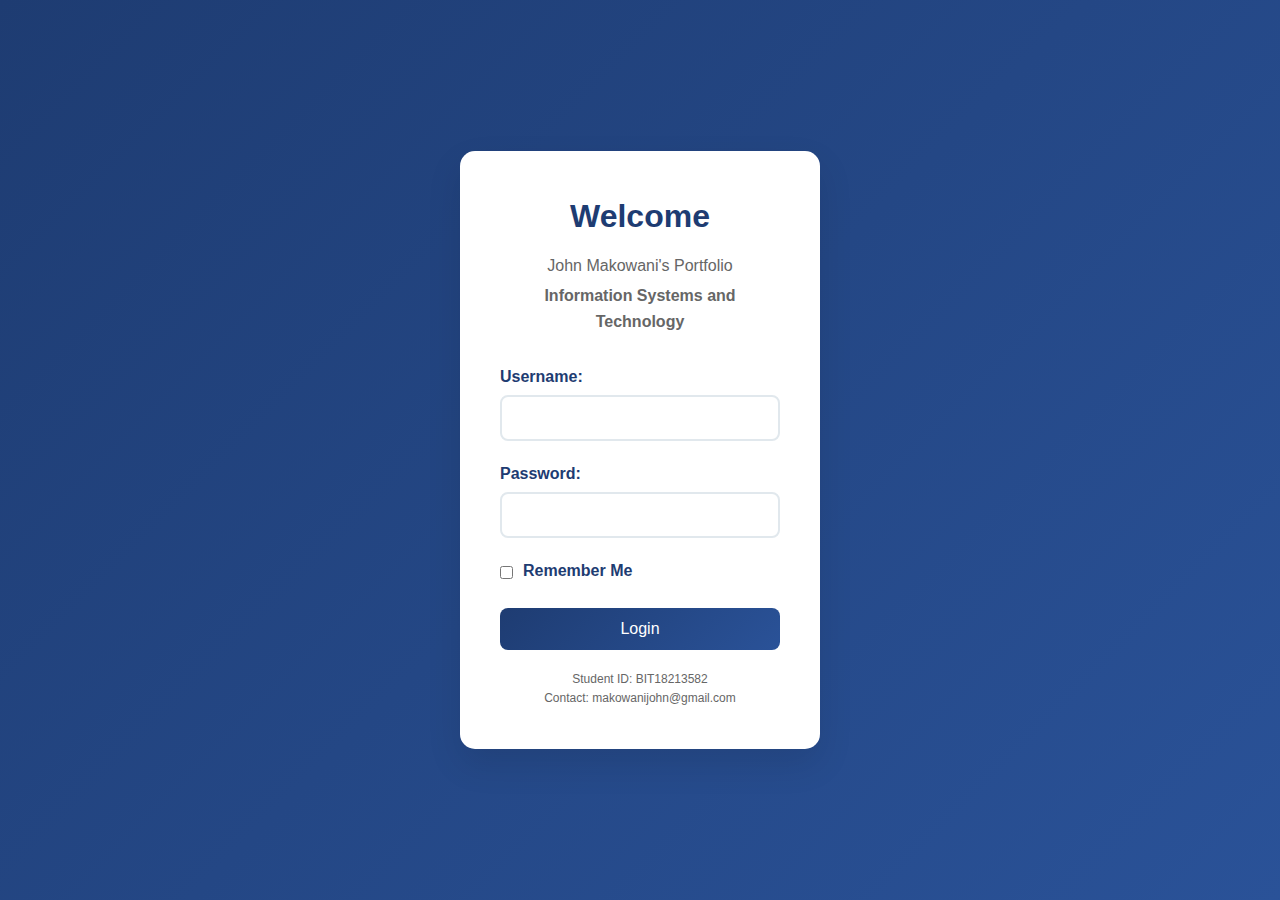
<file: Index.html>
<!DOCTYPE html>
<html lang="en">
<head>
    <meta charset="UTF-8">
    <meta name="viewport" content="width=device-width, initial-scale=1.0">
    <meta name="description" content="John Makowani's Portfolio - Information Systems and Technology Student">
    <title>Login - John Makowani Portfolio</title>
    <link rel="stylesheet" href="style.css">
    <link rel="icon" href="favicon.ico" type="image/x-icon">
</head>
<body class="login-body">
    <div class="login-container">
        <div class="login-box">
            <div class="login-header">
                <h1>Welcome</h1>
                <p>John Makowani's Portfolio</p>
                <p class="course-info">Information Systems and Technology</p>
            </div>
            
            <form id="loginForm" class="login-form">
                <div class="form-group">
                    <label for="username">Username:</label>
                    <input type="text" id="username" name="username" required>
                    <span class="error-message" id="usernameError"></span>
                </div>
                
                <div class="form-group">
                    <label for="password">Password:</label>
                    <input type="password" id="password" name="password" required>
                    <span class="error-message" id="passwordError"></span>
                </div>
                
                <div class="form-group checkbox-group">
                    <input type="checkbox" id="rememberMe" name="rememberMe">
                    <label for="rememberMe">Remember Me</label>
                </div>
                
                <button type="submit" class="login-btn">Login</button>
            </form>
            
            <div class="login-info">
                <p>Student ID: BIT18213582</p>
                <p>Contact: makowanijohn@gmail.com</p>
            </div>
        </div>
    </div>

    <script>
        document.getElementById('loginForm').addEventListener('submit', function(e) {
            e.preventDefault();
            
            const username = document.getElementById('username').value;
            const password = document.getElementById('password').value;
            const usernameError = document.getElementById('usernameError');
            const passwordError = document.getElementById('passwordError');
            
            // Clear previous errors
            usernameError.textContent = '';
            passwordError.textContent = '';
            
            let isValid = true;
            
            // Validate username
            if (username.length === 0) {
                usernameError.textContent = 'Username is required';
                isValid = false;
            } else if (username.length < 4) {
                usernameError.textContent = 'Username must be at least 4 characters long';
                isValid = false;
            }
            
            // Validate password
            if (password.length === 0) {
                passwordError.textContent = 'Password is required';
                isValid = false;
            } else if (password.length < 6) {
                passwordError.textContent = 'Password must be at least 6 characters long';
                isValid = false;
            }
            
            // If valid, redirect to home page
            if (isValid) {
                window.location.href = 'home.html';
            }
        });
    </script>
</body>
</html>
</file>
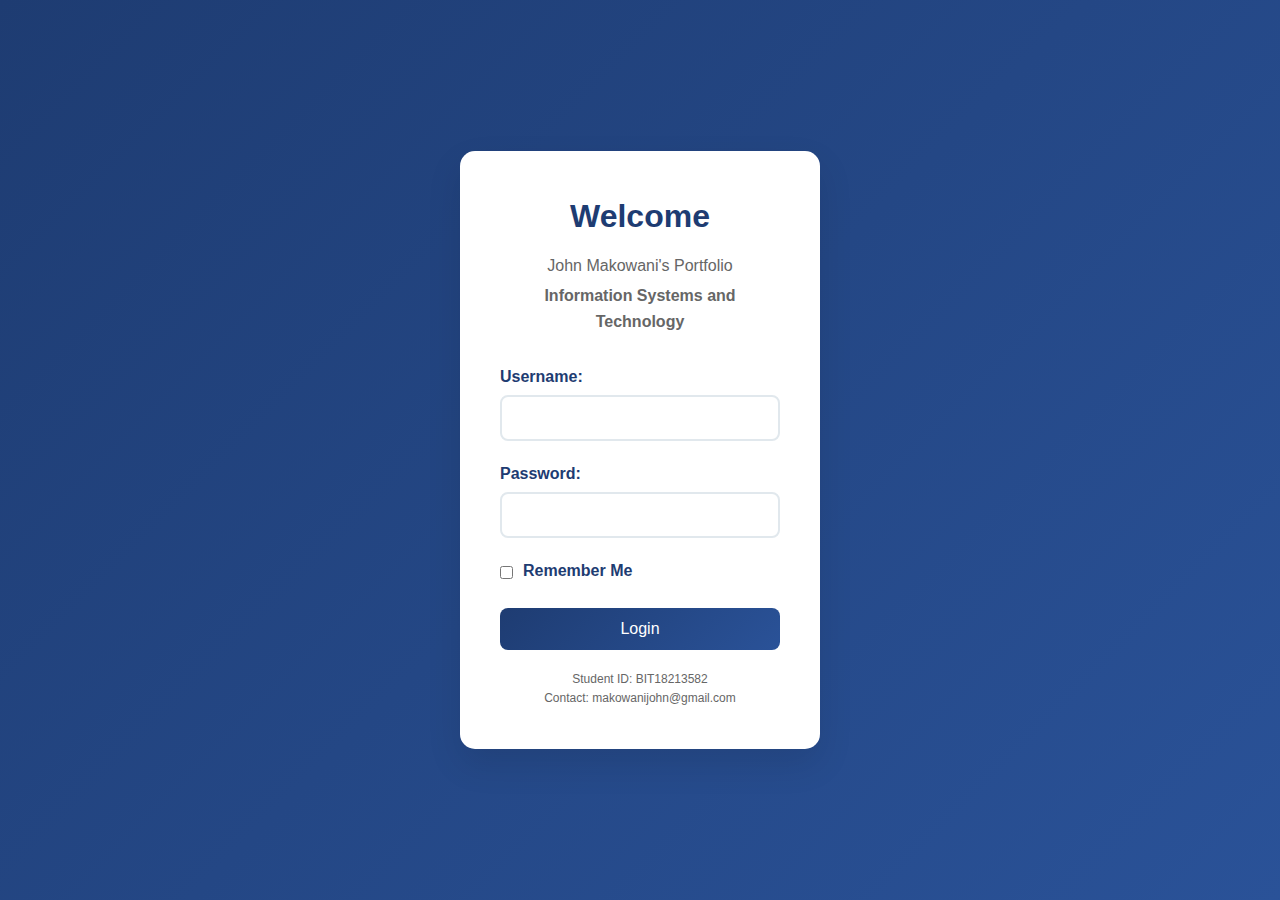
<file: index.html>
<!DOCTYPE html>
<html lang="en">
<head>
    <meta charset="UTF-8">
    <meta name="viewport" content="width=device-width, initial-scale=1.0">
    <meta name="description" content="John Makowani's Portfolio - Information Systems and Technology Student">
    <title>Login - John Makowani Portfolio</title>
    <link rel="stylesheet" href="style.css">
    <link rel="icon" href="favicon.ico" type="image/x-icon">
</head>
<body class="login-body">
    <div class="login-container">
        <div class="login-box">
            <div class="login-header">
                <h1>Welcome</h1>
                <p>John Makowani's Portfolio</p>
                <p class="course-info">Information Systems and Technology</p>
            </div>
            
            <form id="loginForm" class="login-form">
                <div class="form-group">
                    <label for="username">Username:</label>
                    <input type="text" id="username" name="username" required>
                    <span class="error-message" id="usernameError"></span>
                </div>
                
                <div class="form-group">
                    <label for="password">Password:</label>
                    <input type="password" id="password" name="password" required>
                    <span class="error-message" id="passwordError"></span>
                </div>
                
                <div class="form-group checkbox-group">
                    <input type="checkbox" id="rememberMe" name="rememberMe">
                    <label for="rememberMe">Remember Me</label>
                </div>
                
                <button type="submit" class="login-btn">Login</button>
            </form>
            
            <div class="login-info">
                <p>Student ID: BIT18213582</p>
                <p>Contact: makowanijohn@gmail.com</p>
            </div>
        </div>
    </div>

    <script>
        document.getElementById('loginForm').addEventListener('submit', function(e) {
            e.preventDefault();
            
            const username = document.getElementById('username').value;
            const password = document.getElementById('password').value;
            const usernameError = document.getElementById('usernameError');
            const passwordError = document.getElementById('passwordError');
            
            // Clear previous errors
            usernameError.textContent = '';
            passwordError.textContent = '';
            
            let isValid = true;
            
            // Validate username
            if (username.length === 0) {
                usernameError.textContent = 'Username is required';
                isValid = false;
            } else if (username.length < 4) {
                usernameError.textContent = 'Username must be at least 4 characters long';
                isValid = false;
            }
            
            // Validate password
            if (password.length === 0) {
                passwordError.textContent = 'Password is required';
                isValid = false;
            } else if (password.length < 6) {
                passwordError.textContent = 'Password must be at least 6 characters long';
                isValid = false;
            }
            
            // If valid, redirect to home page
            if (isValid) {
                window.location.href = 'home.html';
            }
        });
    </script>
</body>
</html>
</file>
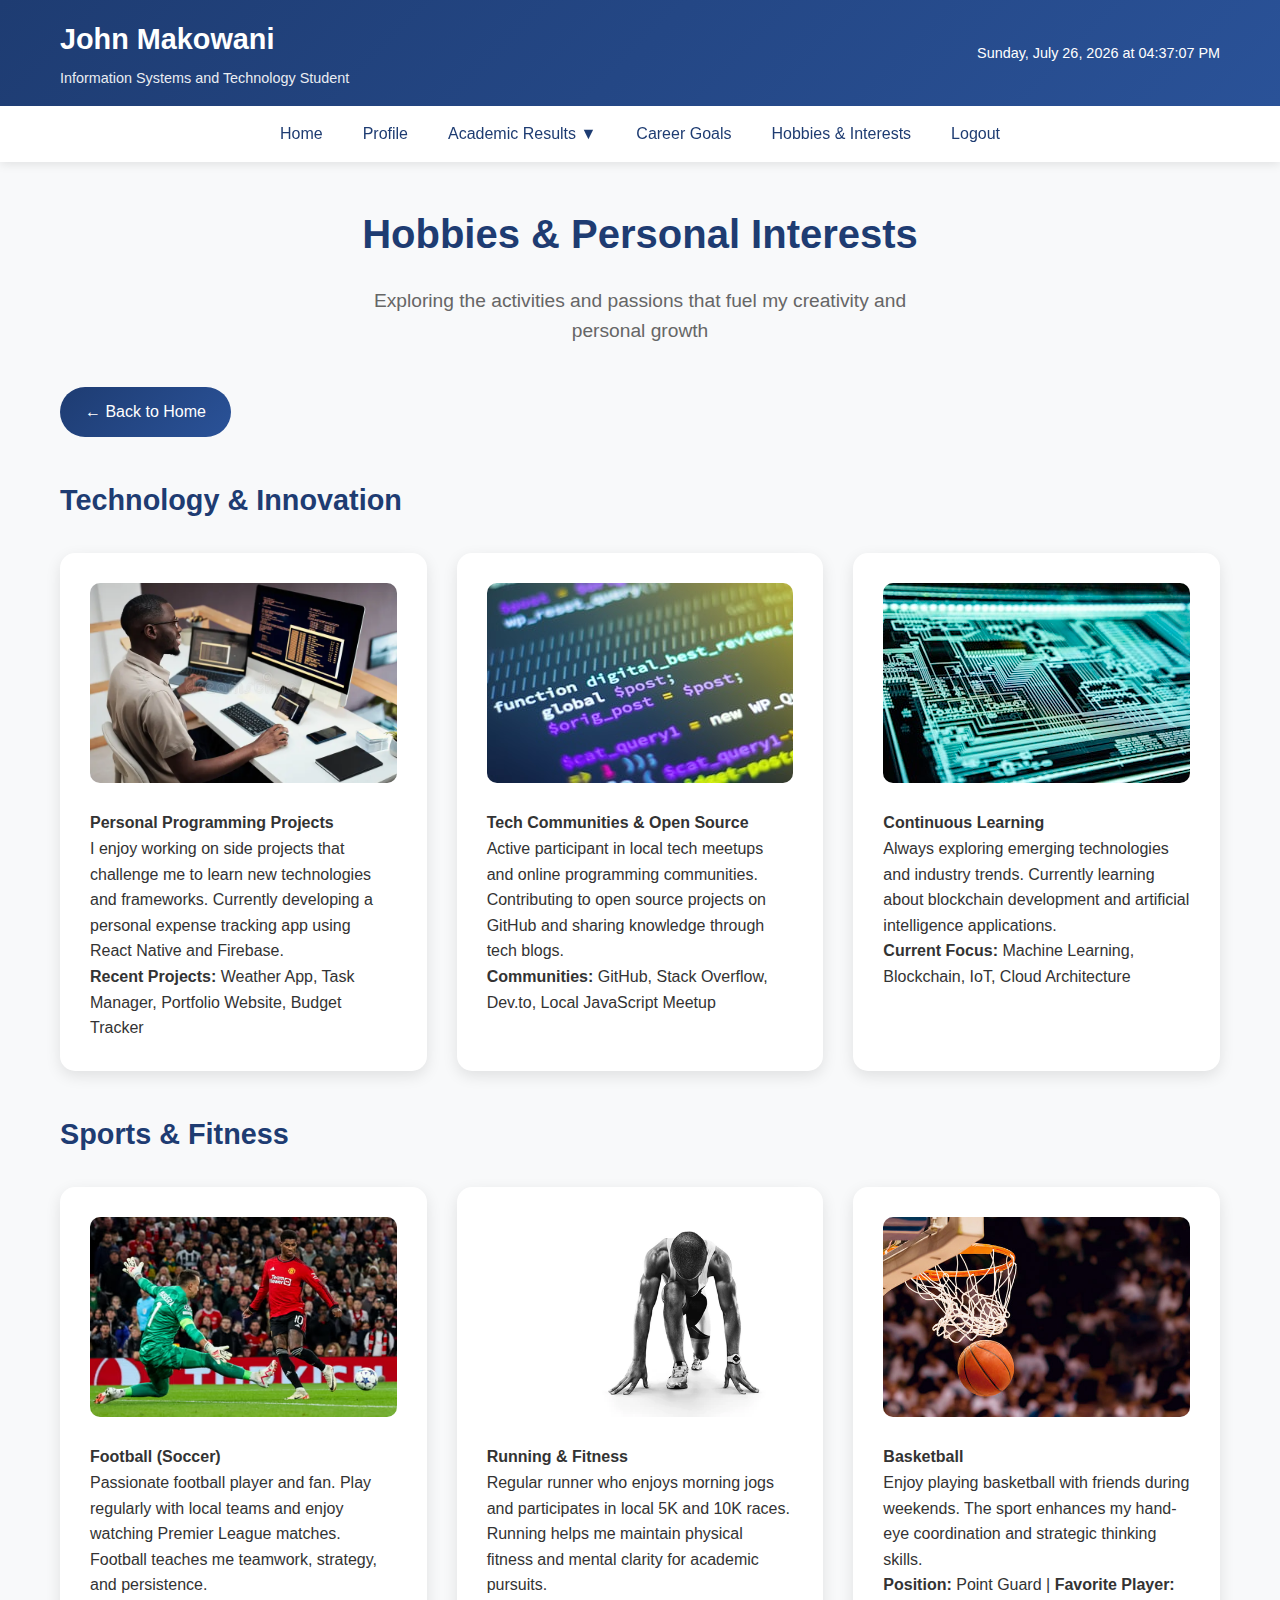
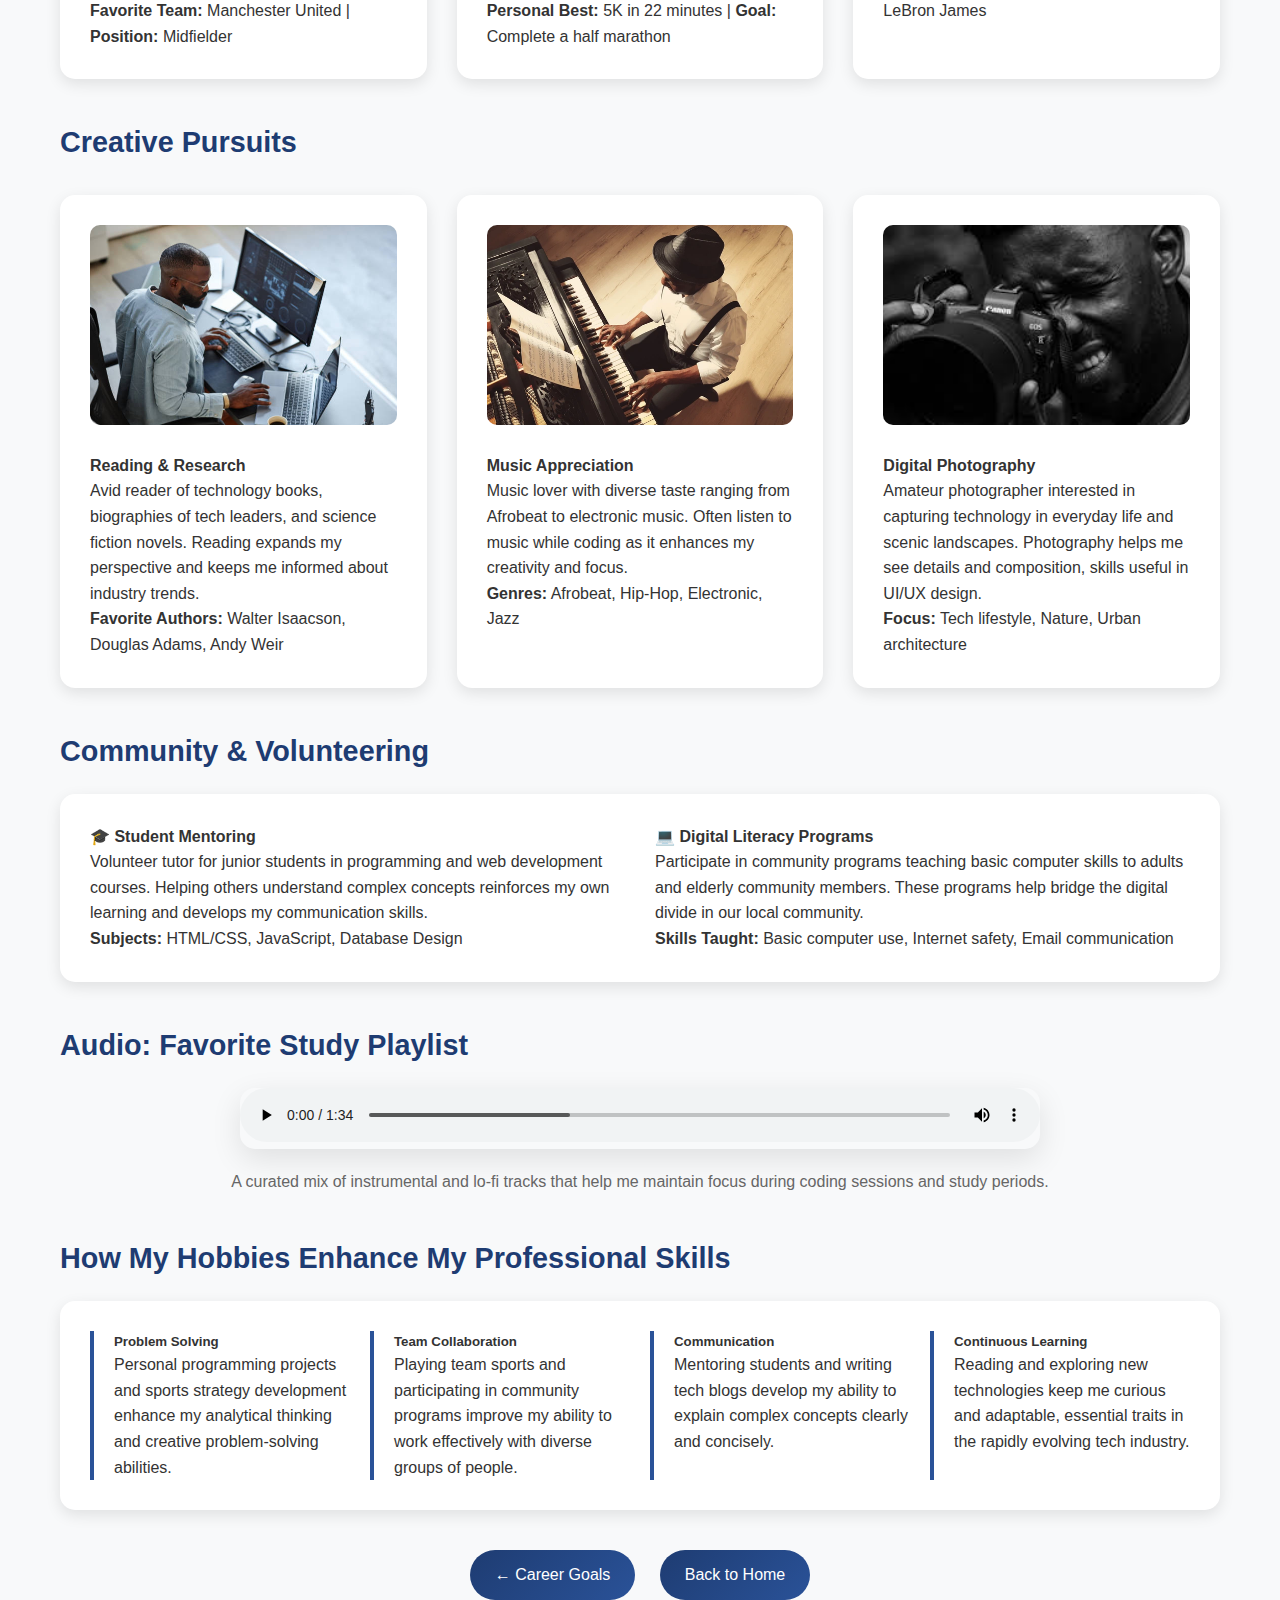
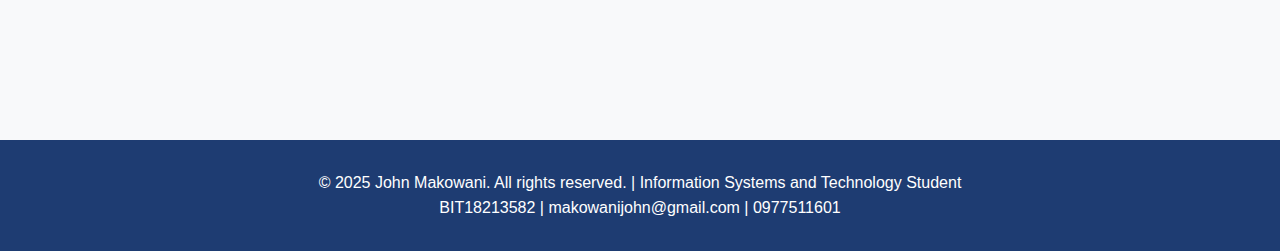
<file: page2.html>
<!DOCTYPE html>
<html lang="en">
<head>
    <meta charset="UTF-8">
    <meta name="viewport" content="width=device-width, initial-scale=1.0">
    <meta name="description" content="John Makowani's Hobbies and Personal Interests">
    <title>Hobbies & Interests - John Makowani Portfolio</title>
    <link rel="stylesheet" href="style.css">
    <link rel="icon" href="favicon.ico" type="image/x-icon">
</head>
<body>
    <header class="header">
        <div class="header-content">
            <div class="logo">
                <h1>John Makowani</h1>
                <p>Information Systems and Technology Student</p>
            </div>
            <div class="datetime" id="datetime"></div>
        </div>
    </header>

    <nav class="nav-container">
        <div class="nav">
            <ul>
                <li><a href="home.html">Home</a></li>
                <li><a href="profile.html">Profile</a></li>
                <li class="dropdown">
                    <a href="#" class="dropdown-toggle">Academic Results ▼</a>
                    <div class="dropdown-content">
                        <a href="year1.html">Year 1 Results</a>
                        <a href="year2.html">Year 2 Results</a>
                        <a href="year3.html">Year 3 Results</a>
                        <a href="year4.html">Year 4 Results</a>
                    </div>
                </li>
                <li><a href="page1.html">Career Goals</a></li>
                <li><a href="page2.html">Hobbies & Interests</a></li>
                <li><a href="index.html">Logout</a></li>
            </ul>
        </div>
    </nav>

    <main class="main-content">
        <section class="welcome-section">
            <h2>Hobbies & Personal Interests</h2>
            <p>Exploring the activities and passions that fuel my creativity and personal growth</p>
        </section>

        <div class="back-btn">
            <a href="home.html" class="btn">← Back to Home</a>
        </div>

        <section class="content-section">
            <h3>Technology & Innovation</h3>
            <div class="content-grid">
                <div class="content-card">
                    <img src="Media/interest1.webp" alt="Programming Projects">
                    <h4>Personal Programming Projects</h4>
                    <p>I enjoy working on side projects that challenge me to learn new technologies and frameworks. Currently developing a personal expense tracking app using React Native and Firebase.</p>
                    <p><strong>Recent Projects:</strong> Weather App, Task Manager, Portfolio Website, Budget Tracker</p>
                </div>

                <div class="content-card">
                    <img src="Media/interest2.jpeg" alt="Tech Communities">
                    <h4>Tech Communities & Open Source</h4>
                    <p>Active participant in local tech meetups and online programming communities. Contributing to open source projects on GitHub and sharing knowledge through tech blogs.</p>
                    <p><strong>Communities:</strong> GitHub, Stack Overflow, Dev.to, Local JavaScript Meetup</p>
                </div>

                <div class="content-card">
                    <img src="Media/interest3.jpeg" alt="Learning New Technologies">
                    <h4>Continuous Learning</h4>
                    <p>Always exploring emerging technologies and industry trends. Currently learning about blockchain development and artificial intelligence applications.</p>
                    <p><strong>Current Focus:</strong> Machine Learning, Blockchain, IoT, Cloud Architecture</p>
                </div>
            </div>
        </section>

        <section class="content-section">
            <h3>Sports & Fitness</h3>
            <div class="content-grid">
                <div class="content-card">
                    <img src="Media/sports1.avif" alt="Football">
                    <h4>Football (Soccer)</h4>
                    <p>Passionate football player and fan. Play regularly with local teams and enjoy watching Premier League matches. Football teaches me teamwork, strategy, and persistence.</p>
                    <p><strong>Favorite Team:</strong> Manchester United | <strong>Position:</strong> Midfielder</p>
                </div>

                <div class="content-card">
                    <img src="Media/sports2.webp" alt="Running">
                    <h4>Running & Fitness</h4>
                    <p>Regular runner who enjoys morning jogs and participates in local 5K and 10K races. Running helps me maintain physical fitness and mental clarity for academic pursuits.</p>
                    <p><strong>Personal Best:</strong> 5K in 22 minutes | <strong>Goal:</strong> Complete a half marathon</p>
                </div>

                <div class="content-card">
                    <img src="Media/sports3.jpg" alt="Basketball">
                    <h4>Basketball</h4>
                    <p>Enjoy playing basketball with friends during weekends. The sport enhances my hand-eye coordination and strategic thinking skills.</p>
                    <p><strong>Position:</strong> Point Guard | <strong>Favorite Player:</strong> LeBron James</p>
                </div>
            </div>
        </section>

        <section class="content-section">
            <h3>Creative Pursuits</h3>
            <div class="content-grid">
                <div class="content-card">
                    <img src="Media/creative1.jpg" alt="Reading">
                    <h4>Reading & Research</h4>
                    <p>Avid reader of technology books, biographies of tech leaders, and science fiction novels. Reading expands my perspective and keeps me informed about industry trends.</p>
                    <p><strong>Favorite Authors:</strong> Walter Isaacson, Douglas Adams, Andy Weir</p>
                </div>

                <div class="content-card">
                    <img src="Media/creative2.webp" alt="Music">
                    <h4>Music Appreciation</h4>
                    <p>Music lover with diverse taste ranging from Afrobeat to electronic music. Often listen to music while coding as it enhances my creativity and focus.</p>
                    <p><strong>Genres:</strong> Afrobeat, Hip-Hop, Electronic, Jazz</p>
                </div>

                <div class="content-card">
                    <img src="Media/creative3.jpeg" alt="Photography">
                    <h4>Digital Photography</h4>
                    <p>Amateur photographer interested in capturing technology in everyday life and scenic landscapes. Photography helps me see details and composition, skills useful in UI/UX design.</p>
                    <p><strong>Focus:</strong> Tech lifestyle, Nature, Urban architecture</p>
                </div>
            </div>
        </section>

        <section class="content-section">
            <h3>Community & Volunteering</h3>
            <div class="content-card">
                <div style="display: grid; grid-template-columns: repeat(auto-fit, minmax(300px, 1fr)); gap: 30px;">
                    <div>
                        <h4>🎓 Student Mentoring</h4>
                        <p>Volunteer tutor for junior students in programming and web development courses. Helping others understand complex concepts reinforces my own learning and develops my communication skills.</p>
                        <p><strong>Subjects:</strong> HTML/CSS, JavaScript, Database Design</p>
                    </div>
                    <div>
                        <h4>💻 Digital Literacy Programs</h4>
                        <p>Participate in community programs teaching basic computer skills to adults and elderly community members. These programs help bridge the digital divide in our local community.</p>
                        <p><strong>Skills Taught:</strong> Basic computer use, Internet safety, Email communication</p>
                    </div>
                </div>
            </div>
        </section>

        <section class="content-section">
            <h3>Audio: Favorite Study Playlist</h3>
            <div class="video-container">
                <audio controls style="width: 100%;">
                    <source src="Media/music1.mp3" type="audio/mpeg">
                    <source src="Media/music2.mp3" type="audio/wav">
                    Your browser does not support the audio element. Please use a modern browser to listen to this content.
                </audio>
            </div>
            <p style="text-align: center; margin-top: 20px; color: #666;">
                A curated mix of instrumental and lo-fi tracks that help me maintain focus during coding sessions and study periods.
            </p>
        </section>

        <section class="content-section">
            <h3>How My Hobbies Enhance My Professional Skills</h3>
            <div class="content-card">
                <div style="display: grid; grid-template-columns: repeat(auto-fit, minmax(250px, 1fr)); gap: 20px;">
                    <div style="border-left: 4px solid #2a5298; padding-left: 20px;">
                        <h5>Problem Solving</h5>
                        <p>Personal programming projects and sports strategy development enhance my analytical thinking and creative problem-solving abilities.</p>
                    </div>
                    <div style="border-left: 4px solid #2a5298; padding-left: 20px;">
                        <h5>Team Collaboration</h5>
                        <p>Playing team sports and participating in community programs improve my ability to work effectively with diverse groups of people.</p>
                    </div>
                    <div style="border-left: 4px solid #2a5298; padding-left: 20px;">
                        <h5>Communication</h5>
                        <p>Mentoring students and writing tech blogs develop my ability to explain complex concepts clearly and concisely.</p>
                    </div>
                    <div style="border-left: 4px solid #2a5298; padding-left: 20px;">
                        <h5>Continuous Learning</h5>
                        <p>Reading and exploring new technologies keep me curious and adaptable, essential traits in the rapidly evolving tech industry.</p>
                    </div>
                </div>
            </div>
        </section>

        <div style="text-align: center; margin: 40px 0;">
            <a href="page1.html" class="btn">← Career Goals</a>
            <a href="home.html" class="btn" style="margin-left: 20px;">Back to Home</a>
        </div>
    </main>

    <footer class="footer">
        <p>&copy; 2025 John Makowani. All rights reserved. | Information Systems and Technology Student</p>
        <p>BIT18213582 | makowanijohn@gmail.com | 0977511601</p>
    </footer>

    <script>
        function updateDateTime() {
            const now = new Date();
            const options = {
                weekday: 'long',
                year: 'numeric',
                month: 'long',
                day: 'numeric',
                hour: '2-digit',
                minute: '2-digit',
                second: '2-digit'
            };
            document.getElementById('datetime').textContent = now.toLocaleDateString('en-US', options);
        }

        setInterval(updateDateTime, 1000);
        updateDateTime();

        document.addEventListener('DOMContentLoaded', function() {
            const dropdown = document.querySelector('.dropdown');
            const dropdownToggle = document.querySelector('.dropdown-toggle');
            const dropdownContent = document.querySelector('.dropdown-content');

            if (window.innerWidth <= 768) {
                dropdownToggle.addEventListener('click', function(e) {
                    e.preventDefault();
                    dropdownContent.style.display = dropdownContent.style.display === 'block' ? 'none' : 'block';
                });
            }

            // Add some interactive elements
            const cards = document.querySelectorAll('.content-card');
            cards.forEach(card => {
                card.addEventListener('mouseenter', function() {
                    this.style.transform = 'translateY(-5px)';
                    this.style.transition = 'transform 0.3s ease';
                });
                
                card.addEventListener('mouseleave', function() {
                    this.style.transform = 'translateY(0)';
                });
            });
        });
    </script>
</body>
</html>
</file>
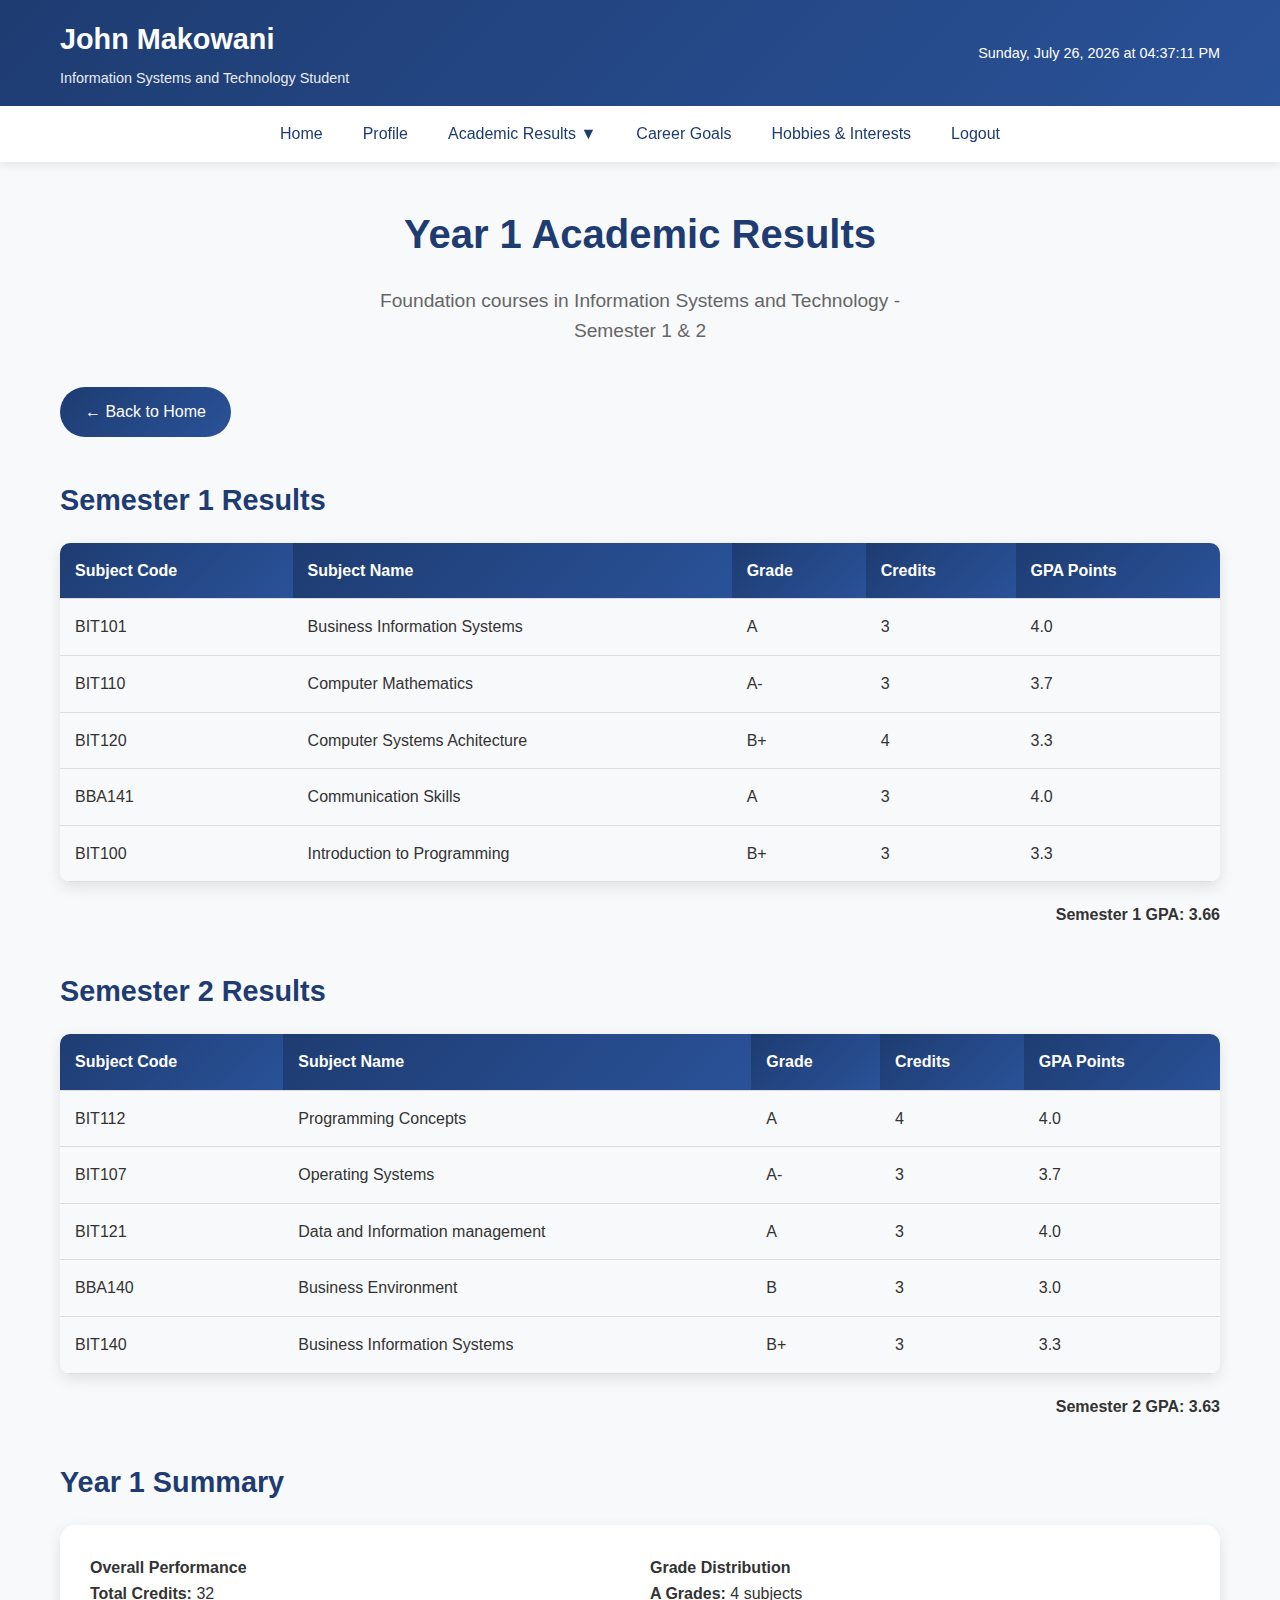
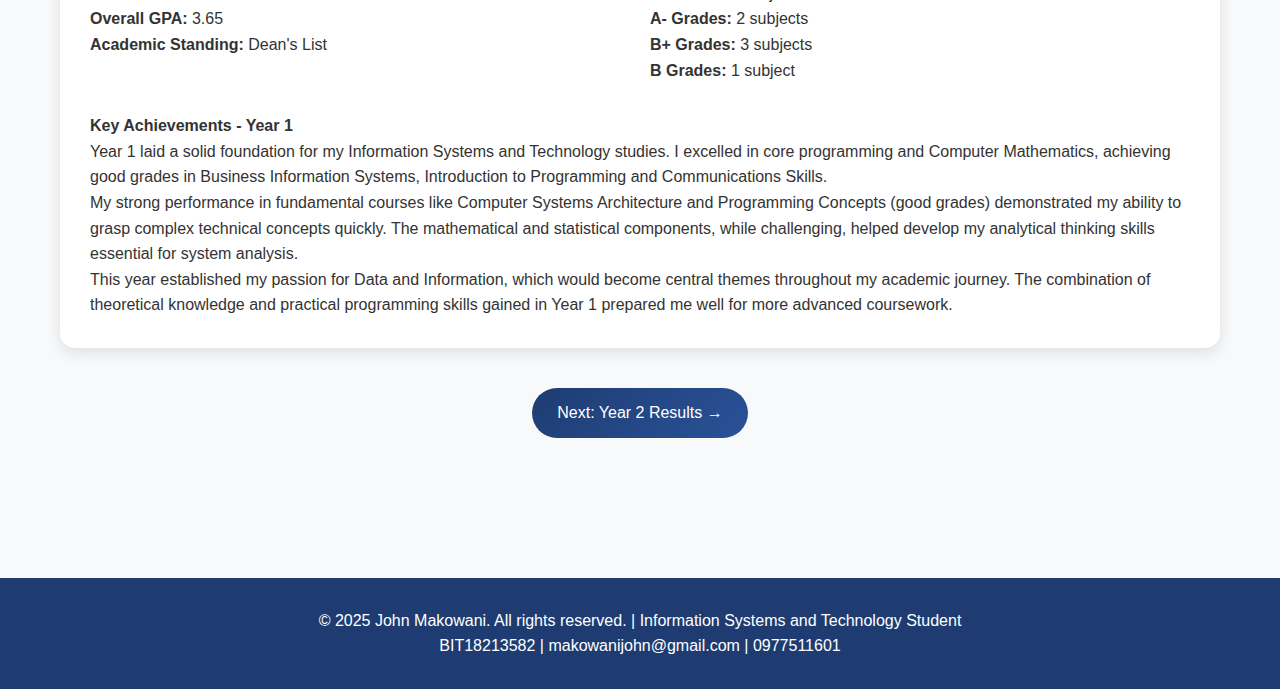
<file: year1.html>
<!DOCTYPE html>
<html lang="en">
<head>
    <meta charset="UTF-8">
    <meta name="viewport" content="width=device-width, initial-scale=1.0">
    <meta name="description" content="John Makowani's Year 1 Academic Results">
    <title>Year 1 Results - John Makowani Portfolio</title>
    <link rel="stylesheet" href="style.css">
    <link rel="icon" href="favicon.ico" type="image/x-icon">
</head>
<body>
    <header class="header">
        <div class="header-content">
            <div class="logo">
                <h1>John Makowani</h1>
                <p>Information Systems and Technology Student</p>
            </div>
            <div class="datetime" id="datetime"></div>
        </div>
    </header>

    <nav class="nav-container">
        <div class="nav">
            <ul>
                <li><a href="home.html">Home</a></li>
                <li><a href="profile.html">Profile</a></li>
                <li class="dropdown">
                    <a href="#" class="dropdown-toggle">Academic Results ▼</a>
                    <div class="dropdown-content">
                        <a href="year1.html">Year 1 Results</a>
                        <a href="year2.html">Year 2 Results</a>
                        <a href="year3.html">Year 3 Results</a>
                        <a href="year4.html">Year 4 Results</a>
                    </div>
                </li>
                <li><a href="page1.html">Career Goals</a></li>
                <li><a href="page2.html">Hobbies & Interests</a></li>
                <li><a href="index.html">Logout</a></li>
            </ul>
        </div>
    </nav>

    <main class="main-content">
        <section class="welcome-section">
            <h2>Year 1 Academic Results</h2>
            <p>Foundation courses in Information Systems and Technology - Semester 1 & 2</p>
        </section>

        <div class="back-btn">
            <a href="home.html" class="btn">← Back to Home</a>
        </div>

        <section class="content-section">
            <h3>Semester 1 Results</h3>
            <table class="results-table">
                <thead>
                    <tr>
                        <th>Subject Code</th>
                        <th>Subject Name</th>
                        <th>Grade</th>
                        <th>Credits</th>
                        <th>GPA Points</th>
                    </tr>
                </thead>
                <tbody>
                    <tr>
                        <td>BIT101</td>
                        <td>Business Information Systems</td>
                        <td>A</td>
                        <td>3</td>
                        <td>4.0</td>
                    </tr>
                    <tr>
                        <td>BIT110</td>
                        <td>Computer Mathematics</td>
                        <td>A-</td>
                        <td>3</td>
                        <td>3.7</td>
                    </tr>
                    <tr>
                        <td>BIT120</td>
                        <td>Computer Systems Achitecture</td>
                        <td>B+</td>
                        <td>4</td>
                        <td>3.3</td>
                    </tr>
                    <tr>
                        <td>BBA141</td>
                        <td>Communication Skills</td>
                        <td>A</td>
                        <td>3</td>
                        <td>4.0</td>
                    </tr>
                    <tr>
                        <td>BIT100</td>
                        <td>Introduction to Programming</td>
                        <td>B+</td>
                        <td>3</td>
                        <td>3.3</td>
                    </tr>
                </tbody>
            </table>
            
            <div style="text-align: right; margin-top: 20px;">
                <strong>Semester 1 GPA: 3.66</strong>
            </div>
        </section>

        <section class="content-section">
            <h3>Semester 2 Results</h3>
            <table class="results-table">
                <thead>
                    <tr>
                        <th>Subject Code</th>
                        <th>Subject Name</th>
                        <th>Grade</th>
                        <th>Credits</th>
                        <th>GPA Points</th>
                    </tr>
                </thead>
                <tbody>
                    <tr>
                        <td>BIT112</td>
                        <td>Programming Concepts</td>
                        <td>A</td>
                        <td>4</td>
                        <td>4.0</td>
                    </tr>
                    <tr>
                        <td>BIT107</td>
                        <td>Operating Systems</td>
                        <td>A-</td>
                        <td>3</td>
                        <td>3.7</td>
                    </tr>
                    <tr>
                        <td>BIT121</td>
                        <td>Data and Information management</td>
                        <td>A</td>
                        <td>3</td>
                        <td>4.0</td>
                    </tr>
                    <tr>
                        <td>BBA140</td>
                        <td>Business Environment</td>
                        <td>B</td>
                        <td>3</td>
                        <td>3.0</td>
                    </tr>
                    <tr>
                        <td>BIT140</td>
                        <td>Business Information Systems</td>
                        <td>B+</td>
                        <td>3</td>
                        <td>3.3</td>
                    </tr>
                </tbody>
            </table>
            
            <div style="text-align: right; margin-top: 20px;">
                <strong>Semester 2 GPA: 3.63</strong>
            </div>
        </section>

        <section class="content-section">
            <h3>Year 1 Summary</h3>
            <div class="content-card">
                <div style="display: grid; grid-template-columns: repeat(auto-fit, minmax(250px, 1fr)); gap: 20px;">
                    <div>
                        <h4>Overall Performance</h4>
                        <p><strong>Total Credits:</strong> 32</p>
                        <p><strong>Overall GPA:</strong> 3.65</p>
                        <p><strong>Academic Standing:</strong> Dean's List</p>
                    </div>
                    <div>
                        <h4>Grade Distribution</h4>
                        <p><strong>A Grades:</strong> 4 subjects</p>
                        <p><strong>A- Grades:</strong> 2 subjects</p>
                        <p><strong>B+ Grades:</strong> 3 subjects</p>
                        <p><strong>B Grades:</strong> 1 subject</p>
                    </div>
                </div>
                
                <h4 style="margin-top: 30px;">Key Achievements - Year 1</h4>
                <p>Year 1 laid a solid foundation for my Information Systems and Technology studies. I excelled in core programming and Computer Mathematics, achieving good grades in Business Information Systems, Introduction to Programming and Communications Skills.</p>
                
                <p>My strong performance in fundamental courses like Computer Systems Architecture and Programming Concepts (good grades) demonstrated my ability to grasp complex technical concepts quickly. The mathematical and statistical components, while challenging, helped develop my analytical thinking skills essential for system analysis.</p>
                
                <p>This year established my passion for Data and Information, which would become central themes throughout my academic journey. The combination of theoretical knowledge and practical programming skills gained in Year 1 prepared me well for more advanced coursework.</p>
            </div>
        </section>

        <div style="text-align: center; margin: 40px 0;">
            <a href="year2.html" class="btn">Next: Year 2 Results →</a>
        </div>
    </main>

    <footer class="footer">
        <p>&copy; 2025 John Makowani. All rights reserved. | Information Systems and Technology Student</p>
        <p>BIT18213582 | makowanijohn@gmail.com | 0977511601</p>
    </footer>

    <script>
        // Date and Time Display
        function updateDateTime() {
            const now = new Date();
            const options = {
                weekday: 'long',
                year: 'numeric',
                month: 'long',
                day: 'numeric',
                hour: '2-digit',
                minute: '2-digit',
                second: '2-digit'
            };
            document.getElementById('datetime').textContent = now.toLocaleDateString('en-US', options);
        }

        setInterval(updateDateTime, 1000);
        updateDateTime();

        // Dropdown functionality
        document.addEventListener('DOMContentLoaded', function() {
            const dropdown = document.querySelector('.dropdown');
            const dropdownToggle = document.querySelector('.dropdown-toggle');
            const dropdownContent = document.querySelector('.dropdown-content');

            if (window.innerWidth <= 768) {
                dropdownToggle.addEventListener('click', function(e) {
                    e.preventDefault();
                    dropdownContent.style.display = dropdownContent.style.display === 'block' ? 'none' : 'block';
                });
            }
        });
    </script>
</body>
</html>
</file>
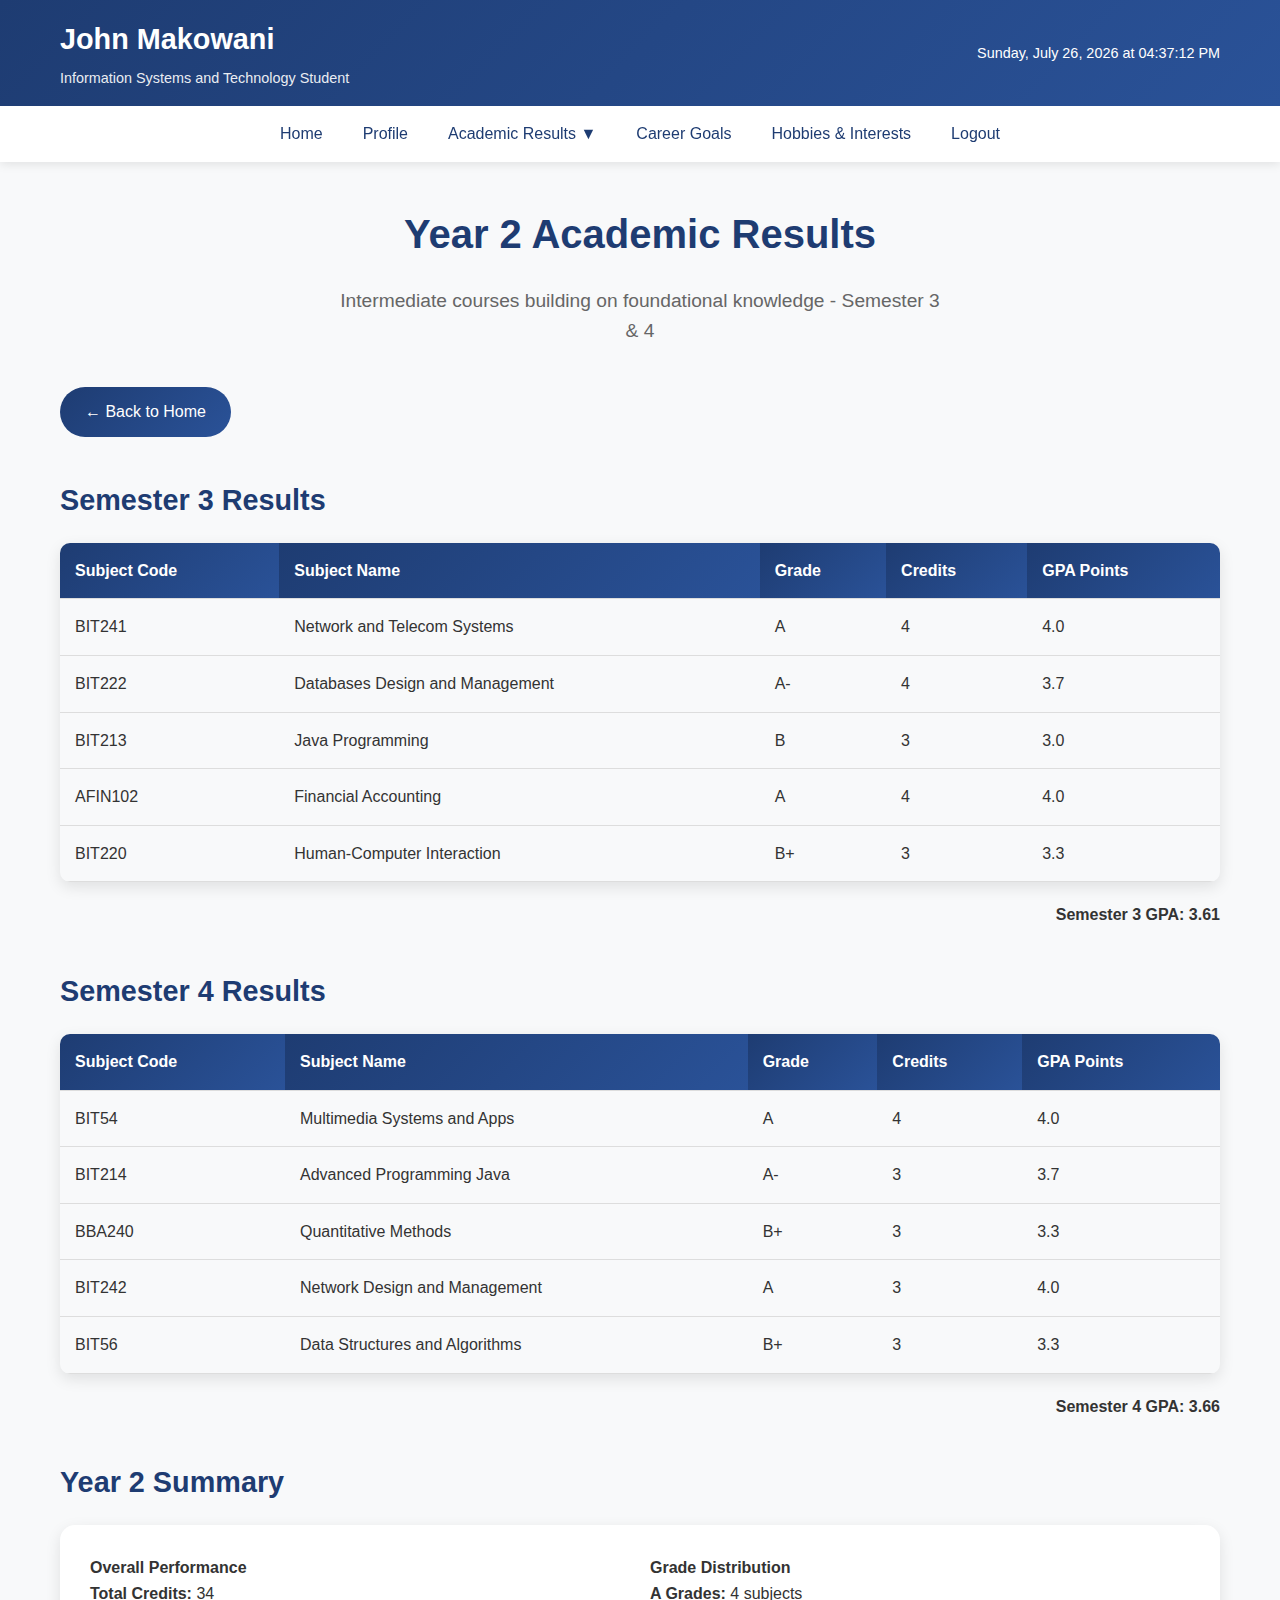
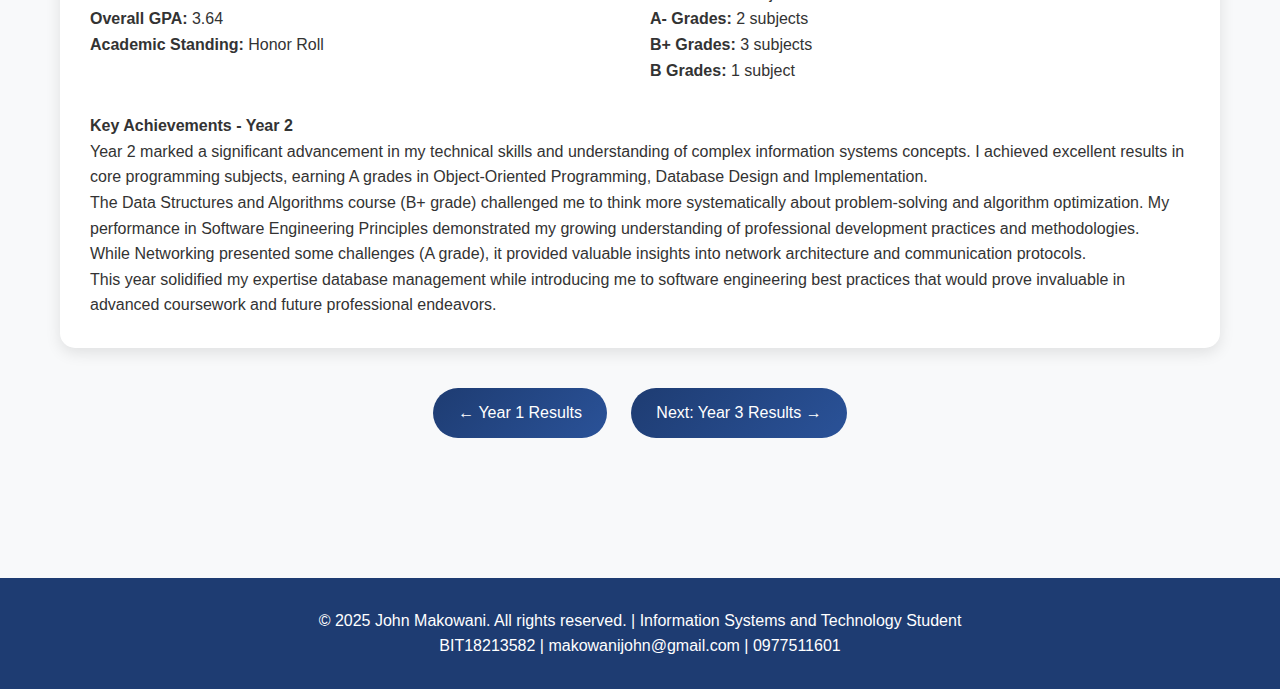
<file: year2.html>
<!DOCTYPE html>
<html lang="en">
<head>
    <meta charset="UTF-8">
    <meta name="viewport" content="width=device-width, initial-scale=1.0">
    <meta name="description" content="John Makowani's Year 2 Academic Results">
    <title>Year 2 Results - John Makowani Portfolio</title>
    <link rel="stylesheet" href="style.css">
    <link rel="icon" href="favicon.ico" type="image/x-icon">
</head>
<body>
    <header class="header">
        <div class="header-content">
            <div class="logo">
                <h1>John Makowani</h1>
                <p>Information Systems and Technology Student</p>
            </div>
            <div class="datetime" id="datetime"></div>
        </div>
    </header>

    <nav class="nav-container">
        <div class="nav">
            <ul>
                <li><a href="home.html">Home</a></li>
                <li><a href="profile.html">Profile</a></li>
                <li class="dropdown">
                    <a href="#" class="dropdown-toggle">Academic Results ▼</a>
                    <div class="dropdown-content">
                        <a href="year1.html">Year 1 Results</a>
                        <a href="year2.html">Year 2 Results</a>
                        <a href="year3.html">Year 3 Results</a>
                        <a href="year4.html">Year 4 Results</a>
                    </div>
                </li>
                <li><a href="page1.html">Career Goals</a></li>
                <li><a href="page2.html">Hobbies & Interests</a></li>
                <li><a href="index.html">Logout</a></li>
            </ul>
        </div>
    </nav>

    <main class="main-content">
        <section class="welcome-section">
            <h2>Year 2 Academic Results</h2>
            <p>Intermediate courses building on foundational knowledge - Semester 3 & 4</p>
        </section>

        <div class="back-btn">
            <a href="home.html" class="btn">← Back to Home</a>
        </div>

        <section class="content-section">
            <h3>Semester 3 Results</h3>
            <table class="results-table">
                <thead>
                    <tr>
                        <th>Subject Code</th>
                        <th>Subject Name</th>
                        <th>Grade</th>
                        <th>Credits</th>
                        <th>GPA Points</th>
                    </tr>
                </thead>
                <tbody>
                    <tr>
                        <td>BIT241</td>
                        <td>Network and Telecom Systems</td>
                        <td>A</td>
                        <td>4</td>
                        <td>4.0</td>
                    </tr>
                    <tr>
                        <td>BIT222</td>
                        <td>Databases Design and Management</td>
                        <td>A-</td>
                        <td>4</td>
                        <td>3.7</td>
                    </tr>
                    <tr>
                        <td>BIT213</td>
                        <td>Java Programming</td>
                        <td>B</td>
                        <td>3</td>
                        <td>3.0</td>
                    </tr>
                    <tr>
                        <td>AFIN102</td>
                        <td>Financial Accounting</td>
                        <td>A</td>
                        <td>4</td>
                        <td>4.0</td>
                    </tr>
                    <tr>
                        <td>BIT220</td>
                        <td>Human-Computer Interaction</td>
                        <td>B+</td>
                        <td>3</td>
                        <td>3.3</td>
                    </tr>
                </tbody>
            </table>
            
            <div style="text-align: right; margin-top: 20px;">
                <strong>Semester 3 GPA: 3.61</strong>
            </div>
        </section>

        <section class="content-section">
            <h3>Semester 4 Results</h3>
            <table class="results-table">
                <thead>
                    <tr>
                        <th>Subject Code</th>
                        <th>Subject Name</th>
                        <th>Grade</th>
                        <th>Credits</th>
                        <th>GPA Points</th>
                    </tr>
                </thead>
                <tbody>
                    <tr>
                        <td>BIT54</td>
                        <td>Multimedia Systems and Apps</td>
                        <td>A</td>
                        <td>4</td>
                        <td>4.0</td>
                    </tr>
                    <tr>
                        <td>BIT214</td>
                        <td>Advanced Programming Java</td>
                        <td>A-</td>
                        <td>3</td>
                        <td>3.7</td>
                    </tr>
                    <tr>
                        <td>BBA240</td>
                        <td>Quantitative Methods</td>
                        <td>B+</td>
                        <td>3</td>
                        <td>3.3</td>
                    </tr>
                    <tr>
                        <td>BIT242</td>
                        <td>Network Design and Management</td>
                        <td>A</td>
                        <td>3</td>
                        <td>4.0</td>
                    </tr>
                    <tr>
                        <td>BIT56</td>
                        <td>Data Structures and Algorithms</td>
                        <td>B+</td>
                        <td>3</td>
                        <td>3.3</td>
                    </tr>
                </tbody>
            </table>
            
            <div style="text-align: right; margin-top: 20px;">
                <strong>Semester 4 GPA: 3.66</strong>
            </div>
        </section>

        <section class="content-section">
            <h3>Year 2 Summary</h3>
            <div class="content-card">
                <div style="display: grid; grid-template-columns: repeat(auto-fit, minmax(250px, 1fr)); gap: 20px;">
                    <div>
                        <h4>Overall Performance</h4>
                        <p><strong>Total Credits:</strong> 34</p>
                        <p><strong>Overall GPA:</strong> 3.64</p>
                        <p><strong>Academic Standing:</strong> Honor Roll</p>
                    </div>
                    <div>
                        <h4>Grade Distribution</h4>
                        <p><strong>A Grades:</strong> 4 subjects</p>
                        <p><strong>A- Grades:</strong> 2 subjects</p>
                        <p><strong>B+ Grades:</strong> 3 subjects</p>
                        <p><strong>B Grades:</strong> 1 subject</p>
                    </div>
                </div>
                
                <h4 style="margin-top: 30px;">Key Achievements - Year 2</h4>
                <p>Year 2 marked a significant advancement in my technical skills and understanding of complex information systems concepts. I achieved excellent results in core programming subjects, earning A grades in Object-Oriented Programming, Database Design and Implementation.</p>
                
                <p>The Data Structures and Algorithms course (B+ grade) challenged me to think more systematically about problem-solving and algorithm optimization. My performance in Software Engineering Principles demonstrated my growing understanding of professional development practices and methodologies.</p>
                
                <p>While Networking presented some challenges (A grade), it provided valuable insights into network architecture and communication protocols.</p>
                
                <p>This year solidified my expertise database management while introducing me to software engineering best practices that would prove invaluable in advanced coursework and future professional endeavors.</p>
            </div>
        </section>

        <div style="text-align: center; margin: 40px 0;">
            <a href="year1.html" class="btn">← Year 1 Results</a>
            <a href="year3.html" class="btn" style="margin-left: 20px;">Next: Year 3 Results →</a>
        </div>
    </main>

    <footer class="footer">
        <p>&copy; 2025 John Makowani. All rights reserved. | Information Systems and Technology Student</p>
        <p>BIT18213582 | makowanijohn@gmail.com | 0977511601</p>
    </footer>

    <script>
        function updateDateTime() {
            const now = new Date();
            const options = {
                weekday: 'long',
                year: 'numeric',
                month: 'long',
                day: 'numeric',
                hour: '2-digit',
                minute: '2-digit',
                second: '2-digit'
            };
            document.getElementById('datetime').textContent = now.toLocaleDateString('en-US', options);
        }

        setInterval(updateDateTime, 1000);
        updateDateTime();

        document.addEventListener('DOMContentLoaded', function() {
            const dropdown = document.querySelector('.dropdown');
            const dropdownToggle = document.querySelector('.dropdown-toggle');
            const dropdownContent = document.querySelector('.dropdown-content');

            if (window.innerWidth <= 768) {
                dropdownToggle.addEventListener('click', function(e) {
                    e.preventDefault();
                    dropdownContent.style.display = dropdownContent.style.display === 'block' ? 'none' : 'block';
                });
            }
        });
    </script>
</body>
</html>
</file>
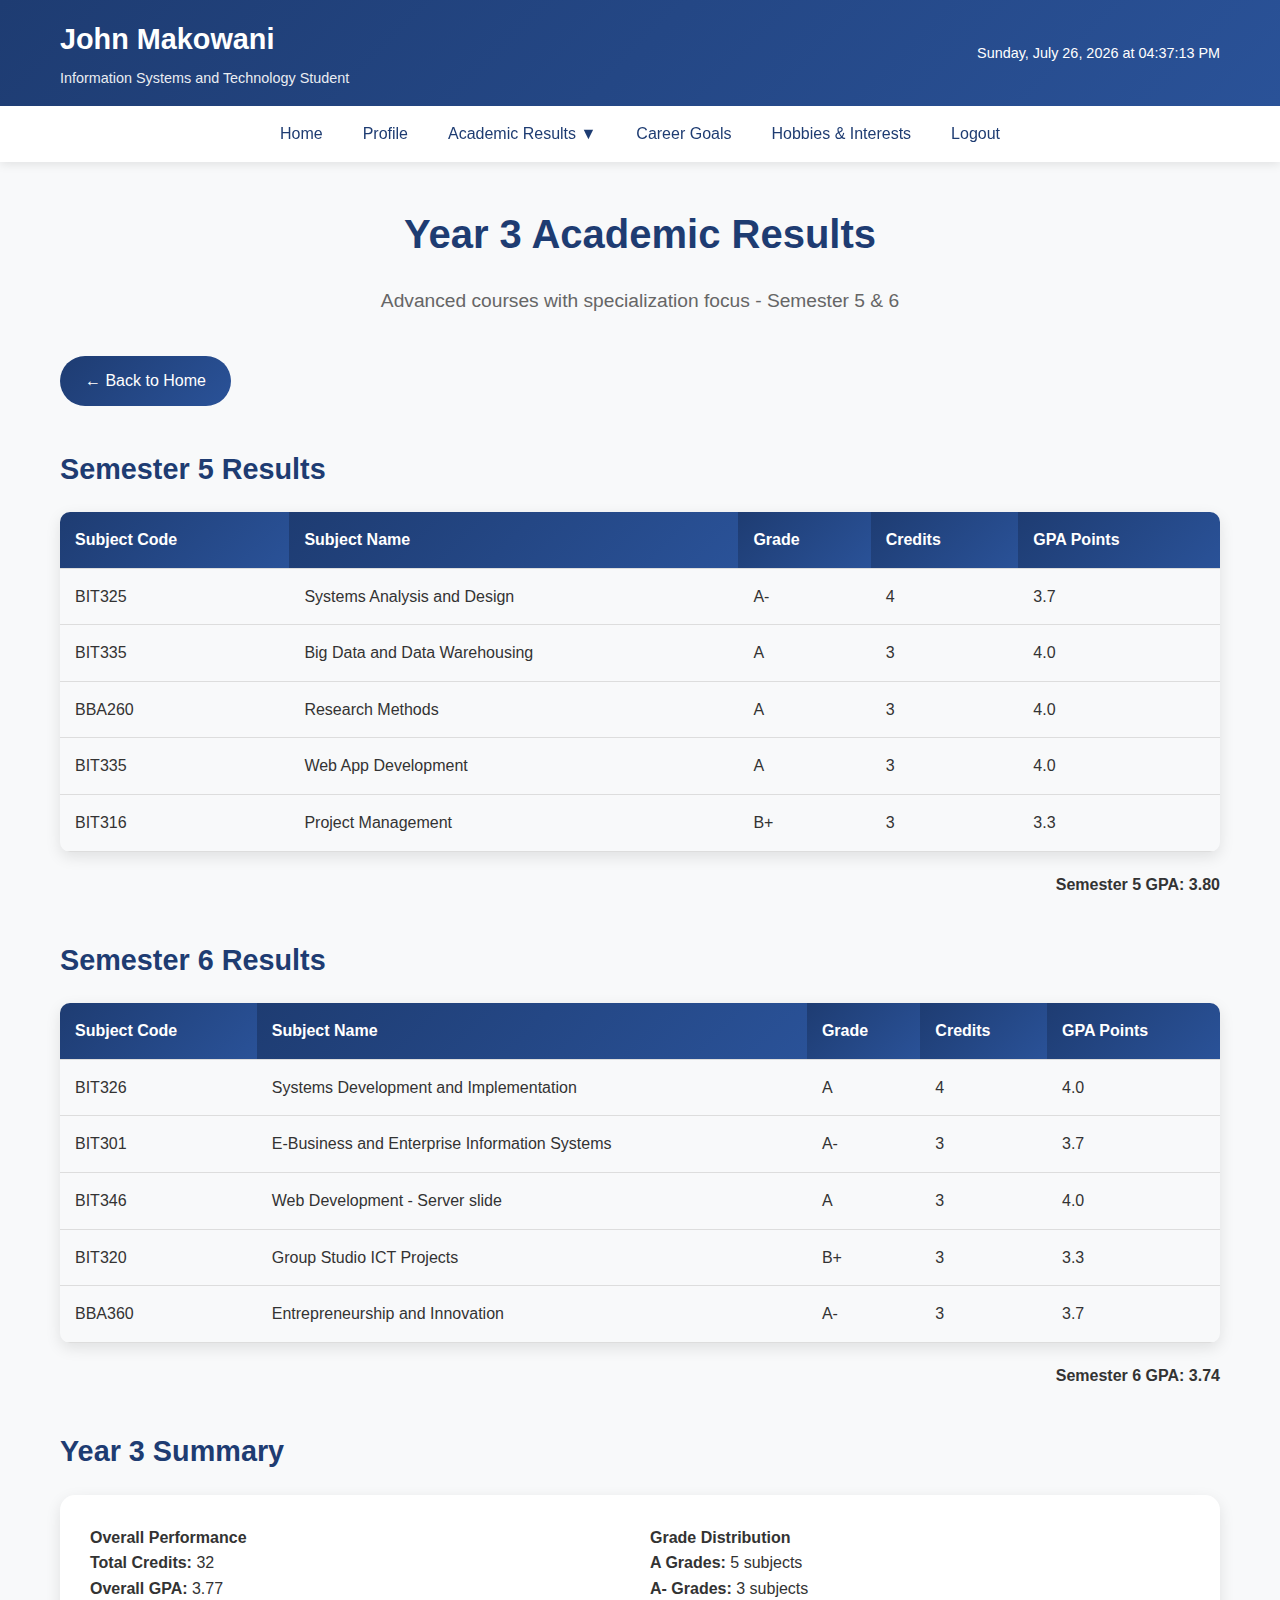
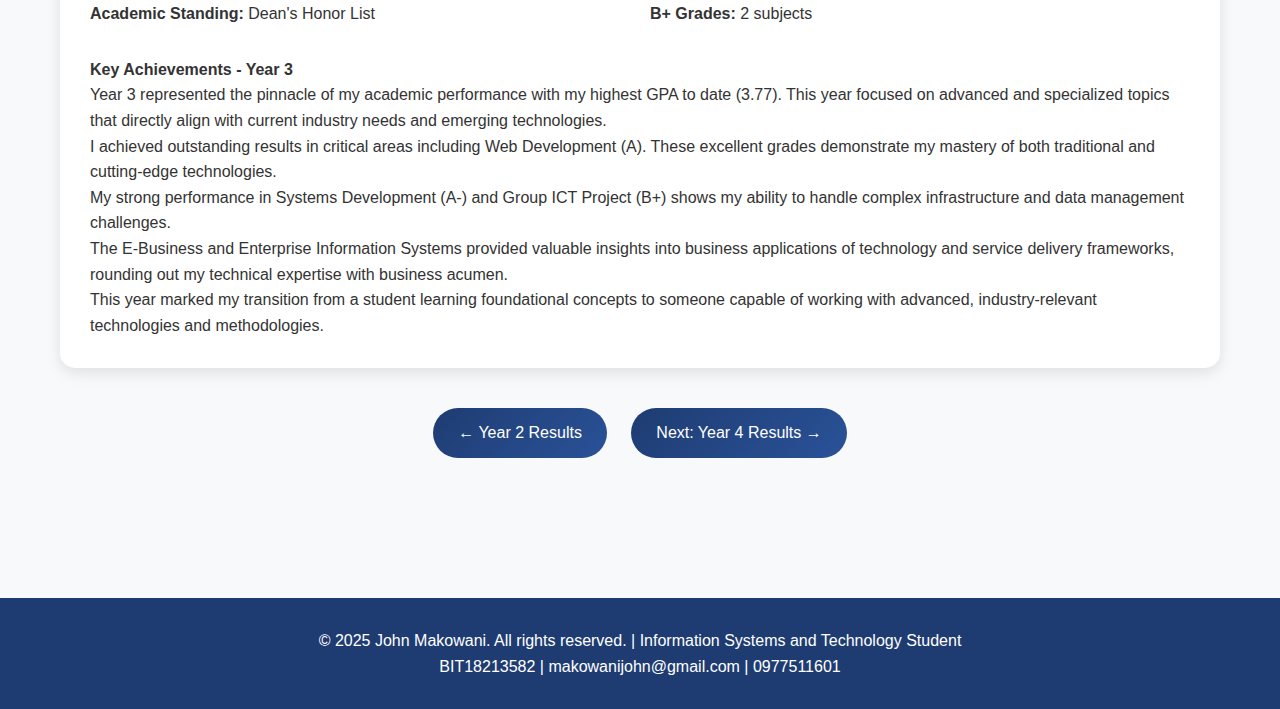
<file: year3.html>
<!DOCTYPE html>
<html lang="en">
<head>
    <meta charset="UTF-8">
    <meta name="viewport" content="width=device-width, initial-scale=1.0">
    <meta name="description" content="John Makowani's Year 3 Academic Results">
    <title>Year 3 Results - John Makowani Portfolio</title>
    <link rel="stylesheet" href="style.css">
    <link rel="icon" href="favicon.ico" type="image/x-icon">
</head>
<body>
    <header class="header">
        <div class="header-content">
            <div class="logo">
                <h1>John Makowani</h1>
                <p>Information Systems and Technology Student</p>
            </div>
            <div class="datetime" id="datetime"></div>
        </div>
    </header>

    <nav class="nav-container">
        <div class="nav">
            <ul>
                <li><a href="home.html">Home</a></li>
                <li><a href="profile.html">Profile</a></li>
                <li class="dropdown">
                    <a href="#" class="dropdown-toggle">Academic Results ▼</a>
                    <div class="dropdown-content">
                        <a href="year1.html">Year 1 Results</a>
                        <a href="year2.html">Year 2 Results</a>
                        <a href="year3.html">Year 3 Results</a>
                        <a href="year4.html">Year 4 Results</a>
                    </div>
                </li>
                <li><a href="page1.html">Career Goals</a></li>
                <li><a href="page2.html">Hobbies & Interests</a></li>
                <li><a href="index.html">Logout</a></li>
            </ul>
        </div>
    </nav>

    <main class="main-content">
        <section class="welcome-section">
            <h2>Year 3 Academic Results</h2>
            <p>Advanced courses with specialization focus - Semester 5 & 6</p>
        </section>

        <div class="back-btn">
            <a href="home.html" class="btn">← Back to Home</a>
        </div>

        <section class="content-section">
            <h3>Semester 5 Results</h3>
            <table class="results-table">
                <thead>
                    <tr>
                        <th>Subject Code</th>
                        <th>Subject Name</th>
                        <th>Grade</th>
                        <th>Credits</th>
                        <th>GPA Points</th>
                    </tr>
                </thead>
                <tbody>
                    <tr>
                        <td>BIT325</td>
                        <td>Systems Analysis and Design</td>
                        <td>A-</td>
                        <td>4</td>
                        <td>3.7</td>
                    </tr>
                    <tr>
                        <td>BIT335</td>
                        <td>Big Data and Data Warehousing</td>
                        <td>A</td>
                        <td>3</td>
                        <td>4.0</td>
                    </tr>
                    <tr>
                        <td>BBA260</td>
                        <td>Research Methods</td>
                        <td>A</td>
                        <td>3</td>
                        <td>4.0</td>
                    </tr>
                    <tr>
                        <td>BIT335</td>
                        <td>Web App Development</td>
                        <td>A</td>
                        <td>3</td>
                        <td>4.0</td>
                    </tr>
                    <tr>
                        <td>BIT316</td>
                        <td>Project Management</td>
                        <td>B+</td>
                        <td>3</td>
                        <td>3.3</td>
                    </tr>
                </tbody>
            </table>
            
            <div style="text-align: right; margin-top: 20px;">
                <strong>Semester 5 GPA: 3.80</strong>
            </div>
        </section>

        <section class="content-section">
            <h3>Semester 6 Results</h3>
            <table class="results-table">
                <thead>
                    <tr>
                        <th>Subject Code</th>
                        <th>Subject Name</th>
                        <th>Grade</th>
                        <th>Credits</th>
                        <th>GPA Points</th>
                    </tr>
                </thead>
                <tbody>
                    <tr>
                        <td>BIT326</td>
                        <td>Systems Development and Implementation</td>
                        <td>A</td>
                        <td>4</td>
                        <td>4.0</td>
                    </tr>
                    <tr>
                        <td>BIT301</td>
                        <td>E-Business and Enterprise Information Systems</td>
                        <td>A-</td>
                        <td>3</td>
                        <td>3.7</td>
                    </tr>
                    <tr>
                        <td>BIT346</td>
                        <td>Web Development - Server slide</td>
                        <td>A</td>
                        <td>3</td>
                        <td>4.0</td>
                    </tr>
                    <tr>
                        <td>BIT320</td>
                        <td>Group Studio ICT Projects</td>
                        <td>B+</td>
                        <td>3</td>
                        <td>3.3</td>
                    </tr>
                    <tr>
                        <td>BBA360</td>
                        <td>Entrepreneurship and Innovation</td>
                        <td>A-</td>
                        <td>3</td>
                        <td>3.7</td>
                    </tr>
                </tbody>
            </table>
            
            <div style="text-align: right; margin-top: 20px;">
                <strong>Semester 6 GPA: 3.74</strong>
            </div>
        </section>

        <section class="content-section">
            <h3>Year 3 Summary</h3>
            <div class="content-card">
                <div style="display: grid; grid-template-columns: repeat(auto-fit, minmax(250px, 1fr)); gap: 20px;">
                    <div>
                        <h4>Overall Performance</h4>
                        <p><strong>Total Credits:</strong> 32</p>
                        <p><strong>Overall GPA:</strong> 3.77</p>
                        <p><strong>Academic Standing:</strong> Dean's Honor List</p>
                    </div>
                    <div>
                        <h4>Grade Distribution</h4>
                        <p><strong>A Grades:</strong> 5 subjects</p>
                        <p><strong>A- Grades:</strong> 3 subjects</p>
                        <p><strong>B+ Grades:</strong> 2 subjects</p>
                    </div>
                </div>
                
                <h4 style="margin-top: 30px;">Key Achievements - Year 3</h4>
                <p>Year 3 represented the pinnacle of my academic performance with my highest GPA to date (3.77). This year focused on advanced and specialized topics that directly align with current industry needs and emerging technologies.</p>
                
                <p>I achieved outstanding results in critical areas including Web Development (A). These excellent grades demonstrate my mastery of both traditional and cutting-edge technologies.</p>
                
                <p>My strong performance in Systems Development (A-) and Group ICT Project (B+) shows my ability to handle complex infrastructure and data management challenges.</p>
                
                <p>The E-Business and Enterprise Information Systems provided valuable insights into business applications of technology and service delivery frameworks, rounding out my technical expertise with business acumen.</p>
                
                <p>This year marked my transition from a student learning foundational concepts to someone capable of working with advanced, industry-relevant technologies and methodologies.</p>
            </div>
        </section>

        <div style="text-align: center; margin: 40px 0;">
            <a href="year2.html" class="btn">← Year 2 Results</a>
            <a href="year4.html" class="btn" style="margin-left: 20px;">Next: Year 4 Results →</a>
        </div>
    </main>

    <footer class="footer">
        <p>&copy; 2025 John Makowani. All rights reserved. | Information Systems and Technology Student</p>
        <p>BIT18213582 | makowanijohn@gmail.com | 0977511601</p>
    </footer>

    <script>
        function updateDateTime() {
            const now = new Date();
            const options = {
                weekday: 'long',
                year: 'numeric',
                month: 'long',
                day: 'numeric',
                hour: '2-digit',
                minute: '2-digit',
                second: '2-digit'
            };
            document.getElementById('datetime').textContent = now.toLocaleDateString('en-US', options);
        }

        setInterval(updateDateTime, 1000);
        updateDateTime();

        document.addEventListener('DOMContentLoaded', function() {
            const dropdown = document.querySelector('.dropdown');
            const dropdownToggle = document.querySelector('.dropdown-toggle');
            const dropdownContent = document.querySelector('.dropdown-content');

            if (window.innerWidth <= 768) {
                dropdownToggle.addEventListener('click', function(e) {
                    e.preventDefault();
                    dropdownContent.style.display = dropdownContent.style.display === 'block' ? 'none' : 'block';
                });
            }
        });
    </script>
</body>
</html>
</file>
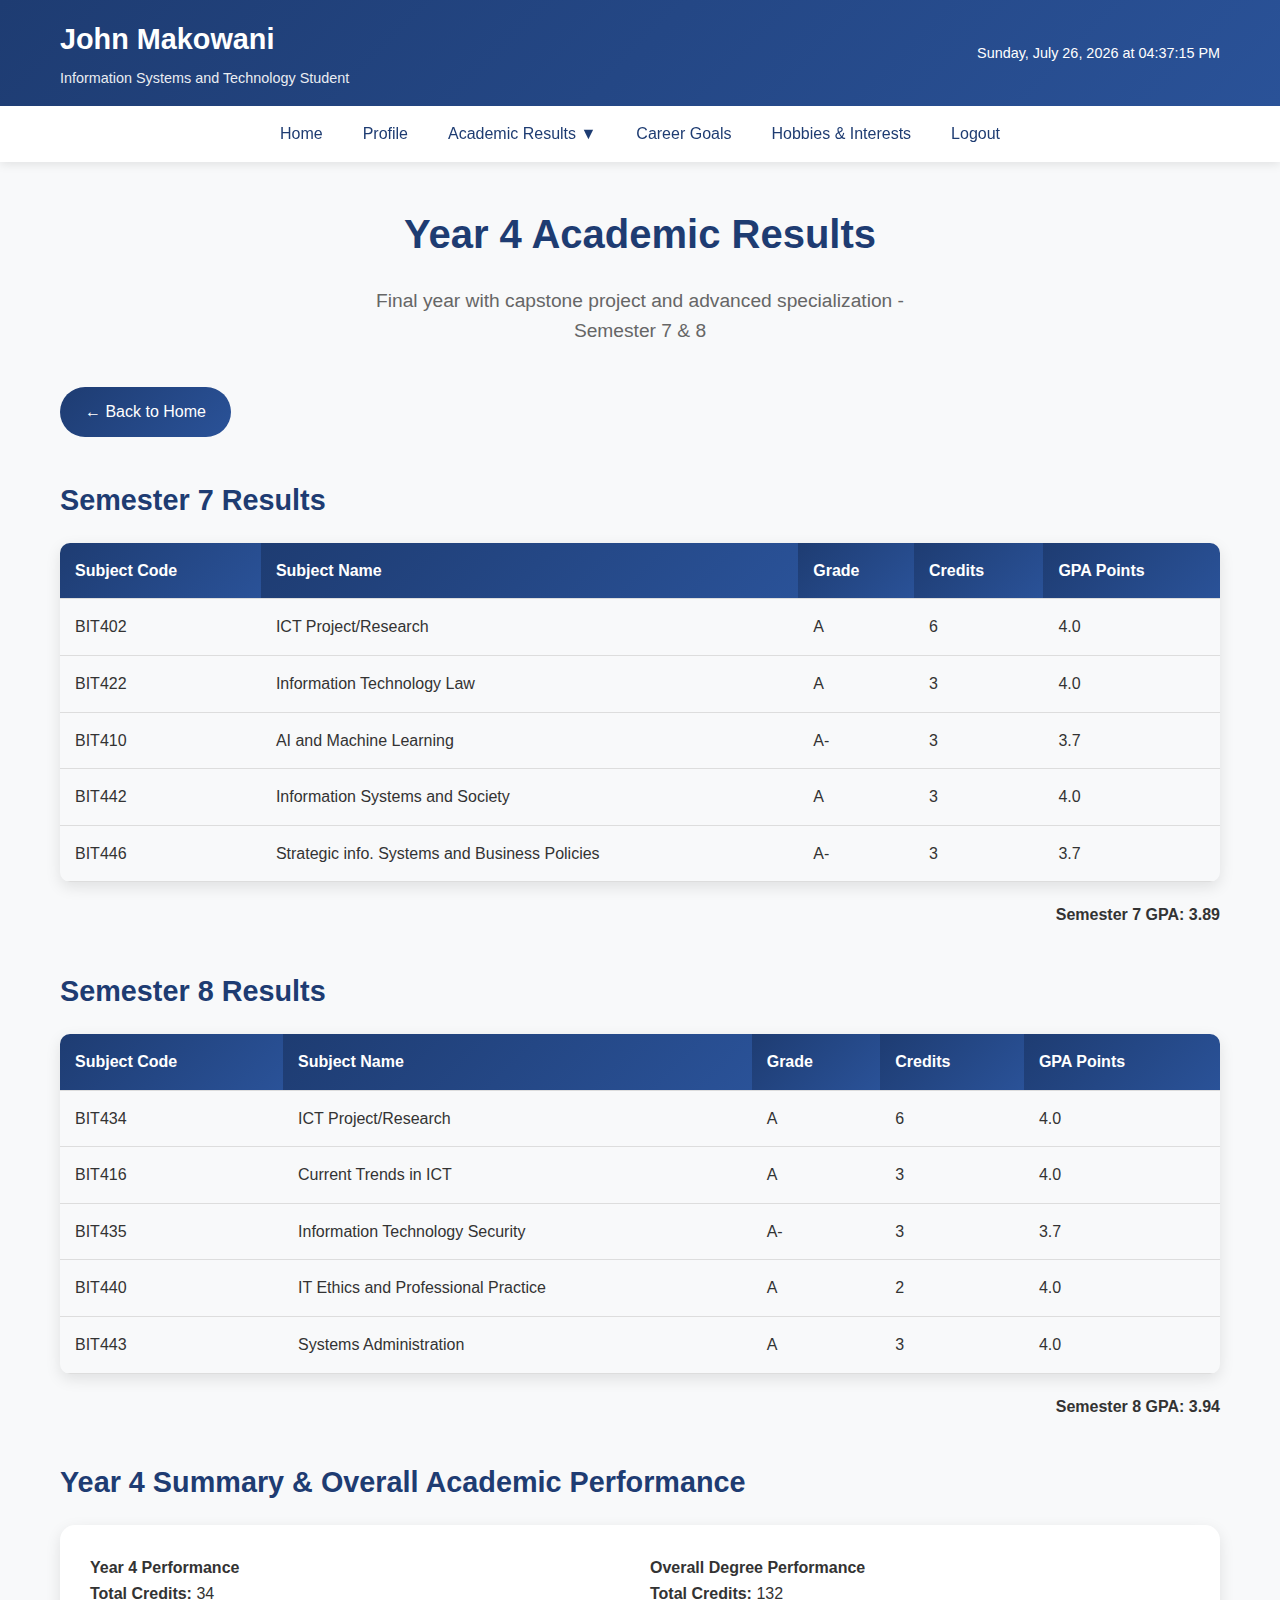
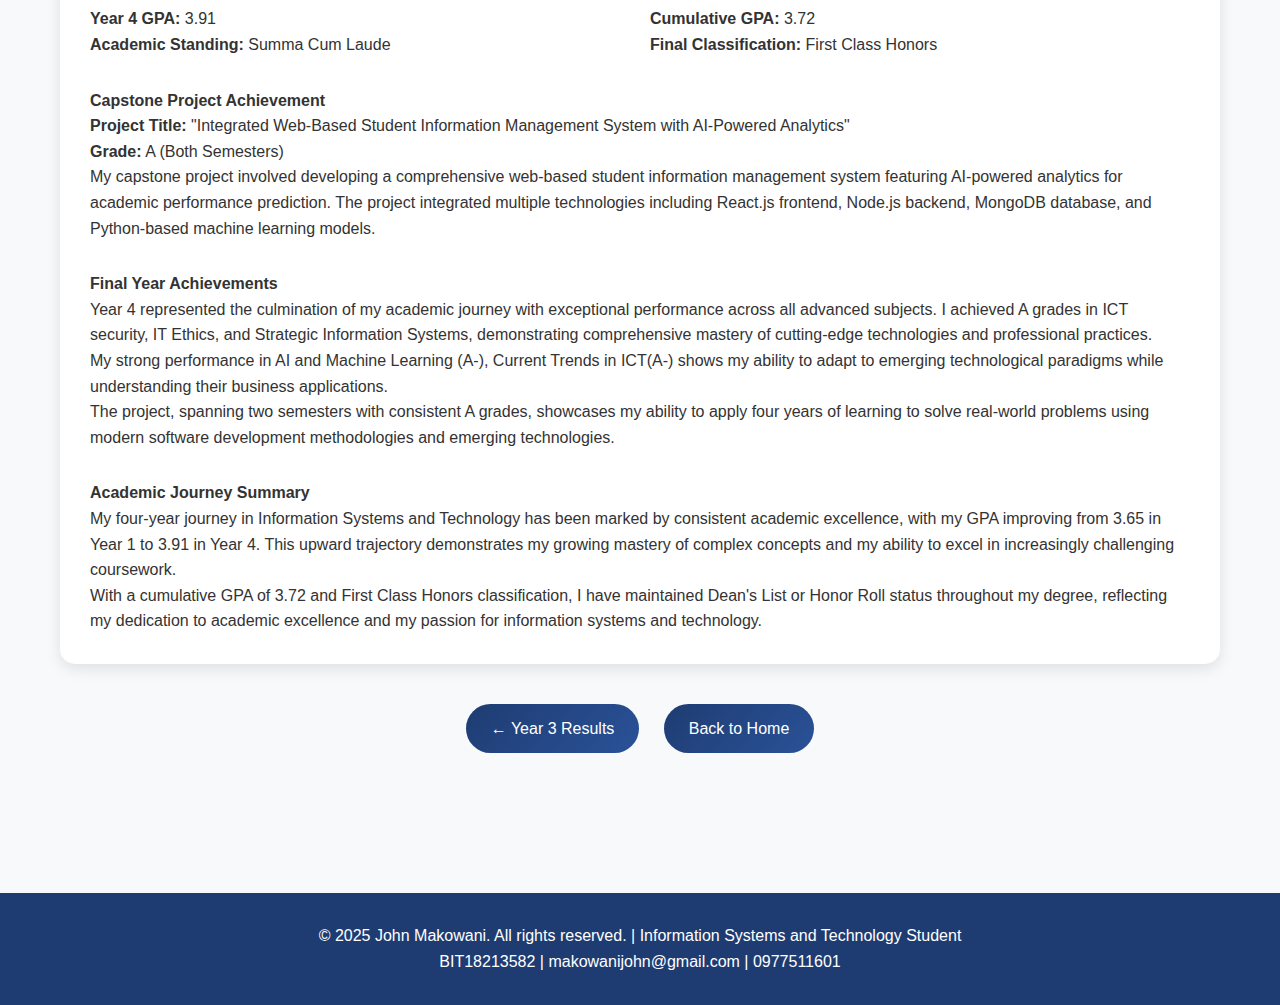
<file: year4.html>
<!DOCTYPE html>
<html lang="en">
<head>
    <meta charset="UTF-8">
    <meta name="viewport" content="width=device-width, initial-scale=1.0">
    <meta name="description" content="John Makowani's Year 4 Academic Results">
    <title>Year 4 Results - John Makowani Portfolio</title>
    <link rel="stylesheet" href="style.css">
    <link rel="icon" href="favicon.ico" type="image/x-icon">
</head>
<body>
    <header class="header">
        <div class="header-content">
            <div class="logo">
                <h1>John Makowani</h1>
                <p>Information Systems and Technology Student</p>
            </div>
            <div class="datetime" id="datetime"></div>
        </div>
    </header>

    <nav class="nav-container">
        <div class="nav">
            <ul>
                <li><a href="home.html">Home</a></li>
                <li><a href="profile.html">Profile</a></li>
                <li class="dropdown">
                    <a href="#" class="dropdown-toggle">Academic Results ▼</a>
                    <div class="dropdown-content">
                        <a href="year1.html">Year 1 Results</a>
                        <a href="year2.html">Year 2 Results</a>
                        <a href="year3.html">Year 3 Results</a>
                        <a href="year4.html">Year 4 Results</a>
                    </div>
                </li>
                <li><a href="page1.html">Career Goals</a></li>
                <li><a href="page2.html">Hobbies & Interests</a></li>
                <li><a href="index.html">Logout</a></li>
            </ul>
        </div>
    </nav>

    <main class="main-content">
        <section class="welcome-section">
            <h2>Year 4 Academic Results</h2>
            <p>Final year with capstone project and advanced specialization - Semester 7 & 8</p>
        </section>

        <div class="back-btn">
            <a href="home.html" class="btn">← Back to Home</a>
        </div>

        <section class="content-section">
            <h3>Semester 7 Results</h3>
            <table class="results-table">
                <thead>
                    <tr>
                        <th>Subject Code</th>
                        <th>Subject Name</th>
                        <th>Grade</th>
                        <th>Credits</th>
                        <th>GPA Points</th>
                    </tr>
                </thead>
                <tbody>
                    <tr>
                        <td>BIT402</td>
                        <td>ICT Project/Research</td>
                        <td>A</td>
                        <td>6</td>
                        <td>4.0</td>
                    </tr>
                    <tr>
                        <td>BIT422</td>
                        <td>Information Technology Law</td>
                        <td>A</td>
                        <td>3</td>
                        <td>4.0</td>
                    </tr>
                    <tr>
                        <td>BIT410</td>
                        <td>AI and Machine Learning</td>
                        <td>A-</td>
                        <td>3</td>
                        <td>3.7</td>
                    </tr>
                    <tr>
                        <td>BIT442</td>
                        <td>Information Systems and Society</td>
                        <td>A</td>
                        <td>3</td>
                        <td>4.0</td>
                    </tr>
                    <tr>
                        <td>BIT446</td>
                        <td>Strategic info. Systems and Business Policies</td>
                        <td>A-</td>
                        <td>3</td>
                        <td>3.7</td>
                    </tr>
                </tbody>
            </table>
            
            <div style="text-align: right; margin-top: 20px;">
                <strong>Semester 7 GPA: 3.89</strong>
            </div>
        </section>

        <section class="content-section">
            <h3>Semester 8 Results</h3>
            <table class="results-table">
                <thead>
                    <tr>
                        <th>Subject Code</th>
                        <th>Subject Name</th>
                        <th>Grade</th>
                        <th>Credits</th>
                        <th>GPA Points</th>
                    </tr>
                </thead>
                <tbody>
                    <tr>
                        <td>BIT434</td>
                        <td>ICT Project/Research</td>
                        <td>A</td>
                        <td>6</td>
                        <td>4.0</td>
                    </tr>
                    <tr>
                        <td>BIT416</td>
                        <td>Current Trends in ICT</td>
                        <td>A</td>
                        <td>3</td>
                        <td>4.0</td>
                    </tr>
                    <tr>
                        <td>BIT435</td>
                        <td>Information Technology Security </td>
                        <td>A-</td>
                        <td>3</td>
                        <td>3.7</td>
                    </tr>
                    <tr>
                        <td>BIT440</td>
                        <td>IT Ethics and Professional Practice</td>
                        <td>A</td>
                        <td>2</td>
                        <td>4.0</td>
                    </tr>
                    <tr>
                        <td>BIT443</td>
                        <td>Systems Administration</td>
                        <td>A</td>
                        <td>3</td>
                        <td>4.0</td>
                    </tr>
                </tbody>
            </table>
            
            <div style="text-align: right; margin-top: 20px;">
                <strong>Semester 8 GPA: 3.94</strong>
            </div>
        </section>

        <section class="content-section">
            <h3>Year 4 Summary & Overall Academic Performance</h3>
            <div class="content-card">
                <div style="display: grid; grid-template-columns: repeat(auto-fit, minmax(250px, 1fr)); gap: 20px;">
                    <div>
                        <h4>Year 4 Performance</h4>
                        <p><strong>Total Credits:</strong> 34</p>
                        <p><strong>Year 4 GPA:</strong> 3.91</p>
                        <p><strong>Academic Standing:</strong> Summa Cum Laude</p>
                    </div>
                    <div>
                        <h4>Overall Degree Performance</h4>
                        <p><strong>Total Credits:</strong> 132</p>
                        <p><strong>Cumulative GPA:</strong> 3.72</p>
                        <p><strong>Final Classification:</strong> First Class Honors</p>
                    </div>
                </div>
                
                <h4 style="margin-top: 30px;">Capstone Project Achievement</h4>
                <p><strong>Project Title:</strong> "Integrated Web-Based Student Information Management System with AI-Powered Analytics"</p>
                <p><strong>Grade:</strong> A (Both Semesters)</p>
                <p>My capstone project involved developing a comprehensive web-based student information management system featuring AI-powered analytics for academic performance prediction. The project integrated multiple technologies including React.js frontend, Node.js backend, MongoDB database, and Python-based machine learning models.</p>
                
                <h4 style="margin-top: 30px;">Final Year Achievements</h4>
                <p>Year 4 represented the culmination of my academic journey with exceptional performance across all advanced subjects. I achieved A grades in ICT security, IT Ethics, and Strategic Information Systems, demonstrating comprehensive mastery of cutting-edge technologies and professional practices.</p>
                
                <p>My strong performance in AI and Machine Learning (A-),  Current Trends in ICT(A-) shows my ability to adapt to emerging technological paradigms while understanding their business applications.</p>
                
                <p>The project, spanning two semesters with consistent A grades, showcases my ability to apply four years of learning to solve real-world problems using modern software development methodologies and emerging technologies.</p>
                
                <h4 style="margin-top: 30px;">Academic Journey Summary</h4>
                <p>My four-year journey in Information Systems and Technology has been marked by consistent academic excellence, with my GPA improving from 3.65 in Year 1 to 3.91 in Year 4. This upward trajectory demonstrates my growing mastery of complex concepts and my ability to excel in increasingly challenging coursework.</p>
                
                <p>With a cumulative GPA of 3.72 and First Class Honors classification, I have maintained Dean's List or Honor Roll status throughout my degree, reflecting my dedication to academic excellence and my passion for information systems and technology.</p>
            </div>
        </section>

        <div style="text-align: center; margin: 40px 0;">
            <a href="year3.html" class="btn">← Year 3 Results</a>
            <a href="home.html" class="btn" style="margin-left: 20px;">Back to Home</a>
        </div>
    </main>

    <footer class="footer">
        <p>&copy; 2025 John Makowani. All rights reserved. | Information Systems and Technology Student</p>
        <p>BIT18213582 | makowanijohn@gmail.com | 0977511601</p>
    </footer>

    <script>
        function updateDateTime() {
            const now = new Date();
            const options = {
                weekday: 'long',
                year: 'numeric',
                month: 'long',
                day: 'numeric',
                hour: '2-digit',
                minute: '2-digit',
                second: '2-digit'
            };
            document.getElementById('datetime').textContent = now.toLocaleDateString('en-US', options);
        }

        setInterval(updateDateTime, 1000);
        updateDateTime();

        document.addEventListener('DOMContentLoaded', function() {
            const dropdown = document.querySelector('.dropdown');
            const dropdownToggle = document.querySelector('.dropdown-toggle');
            const dropdownContent = document.querySelector('.dropdown-content');

            if (window.innerWidth <= 768) {
                dropdownToggle.addEventListener('click', function(e) {
                    e.preventDefault();
                    dropdownContent.style.display = dropdownContent.style.display === 'block' ? 'none' : 'block';
                });
            }
        });
    </script>
</body>
</html>
</file>
<file: style.css>
/* Reset and Base Styles */
* {
    margin: 0;
    padding: 0;
    box-sizing: border-box;
}

body {
    font-family: 'Arial', sans-serif;
    line-height: 1.6;
    color: #333;
    background-color: #f8f9fa;
}

/* Login Page Styles */
.login-body {
    background: linear-gradient(135deg, #1e3c72, #2a5298);
    min-height: 100vh;
    display: flex;
    align-items: center;
    justify-content: center;
}

.login-container {
    width: 100%;
    max-width: 400px;
    padding: 20px;
}

.login-box {
    background: white;
    border-radius: 15px;
    box-shadow: 0 15px 35px rgba(0, 0, 0, 0.1);
    padding: 40px;
    text-align: center;
}

.login-header h1 {
    color: #1e3c72;
    margin-bottom: 10px;
    font-size: 2rem;
}

.login-header p {
    color: #666;
    margin-bottom: 5px;
}

.course-info {
    color: #2a5298;
    font-weight: bold;
    margin-bottom: 30px !important;
}

.form-group {
    margin-bottom: 20px;
    text-align: left;
}

.form-group label {
    display: block;
    margin-bottom: 5px;
    color: #1e3c72;
    font-weight: bold;
}

.form-group input[type="text"],
.form-group input[type="password"] {
    width: 100%;
    padding: 12px;
    border: 2px solid #e1e8ed;
    border-radius: 8px;
    font-size: 16px;
    transition: border-color 0.3s;
}

.form-group input[type="text"]:focus,
.form-group input[type="password"]:focus {
    outline: none;
    border-color: #2a5298;
}

.checkbox-group {
    display: flex;
    align-items: center;
    text-align: left;
}

.checkbox-group input[type="checkbox"] {
    margin-right: 10px;
}

.login-btn {
    width: 100%;
    padding: 12px;
    background: linear-gradient(135deg, #1e3c72, #2a5298);
    color: white;
    border: none;
    border-radius: 8px;
    font-size: 16px;
    cursor: pointer;
    transition: transform 0.3s;
}

.login-btn:hover {
    transform: translateY(-2px);
}

.error-message {
    color: #e74c3c;
    font-size: 12px;
    margin-top: 5px;
    display: block;
}

.login-info {
    margin-top: 20px;
    font-size: 12px;
    color: #666;
}

/* Header Styles */
.header {
    background: linear-gradient(135deg, #1e3c72, #2a5298);
    color: white;
    padding: 1rem 0;
    position: sticky;
    top: 0;
    z-index: 1000;
}

.header-content {
    max-width: 1200px;
    margin: 0 auto;
    padding: 0 20px;
    display: flex;
    justify-content: space-between;
    align-items: center;
}

.logo h1 {
    font-size: 1.8rem;
    margin-bottom: 5px;
}

.logo p {
    font-size: 0.9rem;
    opacity: 0.9;
}

.datetime {
    text-align: right;
    font-size: 0.9rem;
}

/* Navigation Styles */
.nav-container {
    background: white;
    box-shadow: 0 2px 10px rgba(0, 0, 0, 0.1);
    position: sticky;
    top: 100px;
    z-index: 999;
}

.nav {
    max-width: 1200px;
    margin: 0 auto;
    padding: 0;
}

.nav ul {
    list-style: none;
    display: flex;
    justify-content: center;
}

.nav li {
    position: relative;
}

.nav a {
    display: block;
    padding: 15px 20px;
    color: #1e3c72;
    text-decoration: none;
    font-weight: 500;
    transition: all 0.3s;
}

.nav a:hover {
    background-color: #f8f9fa;
    color: #2a5298;
}

/* Dropdown Styles */
.dropdown {
    position: relative;
}

.dropdown-content {
    display: none;
    position: absolute;
    top: 100%;
    left: 0;
    background-color: white;
    min-width: 200px;
    box-shadow: 0 8px 16px rgba(0, 0, 0, 0.1);
    border-radius: 5px;
    overflow: hidden;
}

.dropdown:hover .dropdown-content {
    display: block;
}

.dropdown-content a {
    padding: 12px 16px;
    display: block;
    border-bottom: 1px solid #f0f0f0;
}

.dropdown-content a:hover {
    background-color: #f8f9fa;
}

/* Main Content Styles */
.main-content {
    max-width: 1200px;
    margin: 0 auto;
    padding: 40px 20px;
}

.welcome-section {
    text-align: center;
    margin-bottom: 40px;
}

.welcome-section h2 {
    color: #1e3c72;
    font-size: 2.5rem;
    margin-bottom: 20px;
}

.welcome-section p {
    font-size: 1.2rem;
    color: #666;
    max-width: 600px;
    margin: 0 auto;
}

/* Profile Section */
.profile-section {
    display: grid;
    grid-template-columns: 300px 1fr;
    gap: 40px;
    margin-bottom: 40px;
}

.profile-image {
    text-align: center;
}

.profile-image img {
    width: 250px;
    height: 250px;
    border-radius: 50%;
    object-fit: cover;
    border: 5px solid #2a5298;
    box-shadow: 0 10px 30px rgba(0, 0, 0, 0.1);
}

.profile-info h3 {
    color: #1e3c72;
    font-size: 1.8rem;
    margin-bottom: 20px;
}

.profile-info p {
    margin-bottom: 15px;
    text-align: justify;
}

.contact-info {
    background: #f8f9fa;
    padding: 20px;
    border-radius: 10px;
    margin-top: 20px;
}

.contact-info h4 {
    color: #1e3c72;
    margin-bottom: 10px;
}

/* Slideshow Styles */
.slideshow-container {
    position: relative;
    max-width: 100%;
    margin: 40px auto;
    border-radius: 15px;
    overflow: hidden;
    box-shadow: 0 10px 30px rgba(0, 0, 0, 0.1);
}

.slide {
    display: none;
    position: relative;
}

.slide.active {
    display: block;
}

.slide img {
    width: 100%;
    height: 400px;
    object-fit: cover;
}

.slide-caption {
    position: absolute;
    bottom: 0;
    left: 0;
    right: 0;
    background: linear-gradient(transparent, rgba(0, 0, 0, 0.7));
    color: white;
    padding: 20px;
    text-align: center;
}

.slideshow-nav {
    text-align: center;
    margin-top: 20px;
}

.nav-btn {
    background: #2a5298;
    color: white;
    border: none;
    padding: 10px 20px;
    margin: 0 10px;
    border-radius: 25px;
    cursor: pointer;
    transition: background 0.3s;
}

.nav-btn:hover {
    background: #1e3c72;
}

.dots-container {
    text-align: center;
    margin-top: 15px;
}

.dot {
    height: 15px;
    width: 15px;
    margin: 0 5px;
    background-color: #bbb;
    border-radius: 50%;
    display: inline-block;
    cursor: pointer;
    transition: background-color 0.3s;
}

.dot.active,
.dot:hover {
    background-color: #2a5298;
}

/* Video Section */
.video-section {
    margin: 40px 0;
    text-align: center;
}

.video-section h3 {
    color: #1e3c72;
    margin-bottom: 20px;
}

.video-container {
    max-width: 800px;
    margin: 0 auto;
    border-radius: 15px;
    overflow: hidden;
    box-shadow: 0 10px 30px rgba(0, 0, 0, 0.1);
}

.video-container video {
    width: 100%;
    height: auto;
}

/* Table Styles */
.results-table {
    width: 100%;
    border-collapse: collapse;
    margin: 20px 0;
    border-radius: 10px;
    overflow: hidden;
    box-shadow: 0 5px 15px rgba(0, 0, 0, 0.1);
}

.results-table th,
.results-table td {
    padding: 15px;
    text-align: left;
    border-bottom: 1px solid #ddd;
}

.results-table th {
    background: linear-gradient(135deg, #1e3c72, #2a5298);
    color: white;
    font-weight: bold;
}

.results-table tr:nth-child(even) {
    background-color: #f8f9fa;
}

.results-table tr:hover {
    background-color: #e3f2fd;
    transform: scale(1.02);
    transition: all 0.3s;
}

/* Footer Styles */
.footer {
    background: #1e3c72;
    color: white;
    text-align: center;
    padding: 30px 0;
    margin-top: 60px;
}

/* Button Styles */
.btn {
    display: inline-block;
    padding: 12px 25px;
    background: linear-gradient(135deg, #1e3c72, #2a5298);
    color: white;
    text-decoration: none;
    border-radius: 25px;
    transition: all 0.3s;
    border: none;
    cursor: pointer;
    font-size: 16px;
}

.btn:hover {
    transform: translateY(-2px);
    box-shadow: 0 5px 15px rgba(0, 0, 0, 0.2);
}

.back-btn {
    margin: 20px 0;
}

/* Extra Pages Styles */
.content-section {
    margin: 40px 0;
}

.content-section h3 {
    color: #1e3c72;
    margin-bottom: 20px;
    font-size: 1.8rem;
}

.content-grid {
    display: grid;
    grid-template-columns: repeat(auto-fit, minmax(300px, 1fr));
    gap: 30px;
    margin: 30px 0;
}

.content-card {
    background: white;
    padding: 30px;
    border-radius: 15px;
    box-shadow: 0 5px 15px rgba(0, 0, 0, 0.1);
    transition: transform 0.3s;
}

.content-card:hover {
    transform: translateY(-5px);
}

.content-card img {
    width: 100%;
    height: 200px;
    object-fit: cover;
    border-radius: 10px;
    margin-bottom: 20px;
}

/* Responsive Design */
@media (max-width: 768px) {
    .profile-section {
        grid-template-columns: 1fr;
        text-align: center;
    }
    
    .profile-image img {
        width: 200px;
        height: 200px;
    }
    
    .nav ul {
        flex-direction: column;
    }
    
    .nav li {
        width: 100%;
    }
    
    .dropdown-content {
        position: static;
        display: none;
        box-shadow: none;
        background-color: #f8f9fa;
    }
    
    .header-content {
        flex-direction: column;
        text-align: center;
    }
    
    .welcome-section h2 {
        font-size: 2rem;
    }
    
    .content-grid {
        grid-template-columns: 1fr;
    }
}

@media (max-width: 480px) {
    .main-content {
        padding: 20px 10px;
    }
    
    .login-box {
        padding: 20px;
    }
    
    .welcome-section h2 {
        font-size: 1.5rem;
    }
    
    .slide img {
        height: 250px;
    }
}
</file>
